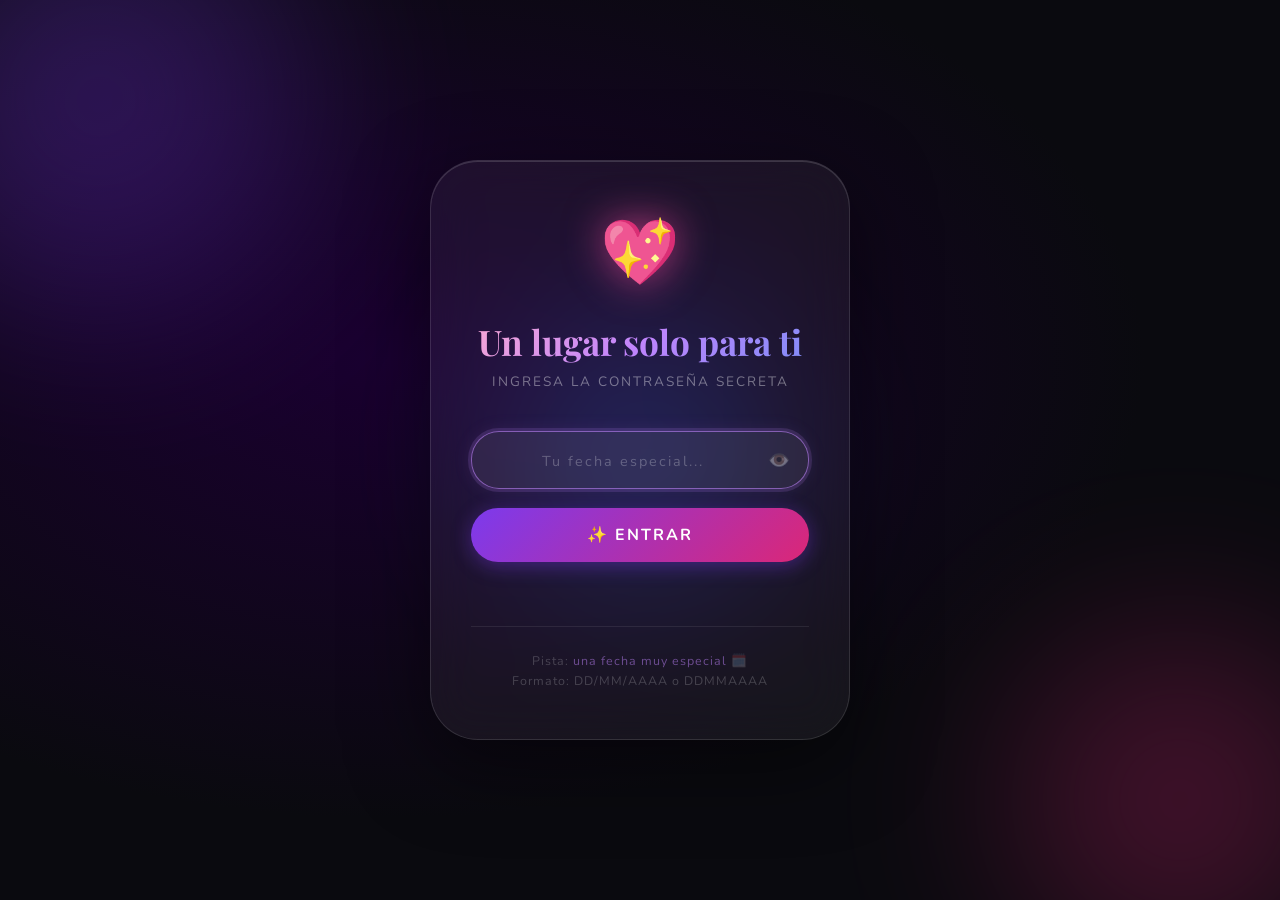
<file: index.html>
<!DOCTYPE html>
<html lang="es">
<head>
  <meta charset="UTF-8">
  <meta name="viewport" content="width=device-width, initial-scale=1.0">
  <title>💖 Para Ti</title>

  <link rel="stylesheet" href="css/variables.css">
  <link rel="stylesheet" href="css/base.css">
  <link rel="stylesheet" href="css/animations.css">
  <link rel="stylesheet" href="css/lock.css">
</head>
<body>

<!-- ══════════════════════════════════════
     PANTALLA DE BLOQUEO
══════════════════════════════════════ -->
<div id="pantalla-bloqueo">

  <!-- Orbes de fondo -->
  <div class="orbe orbe-1"></div>
  <div class="orbe orbe-2"></div>
  <div class="orbe orbe-3"></div>

  <!-- Partículas flotantes -->
  <div id="particulas-bloqueo"></div>

  <!-- Tarjeta central -->
  <div class="tarjeta-bloqueo">

    <span class="icono-corazon">💖</span>

    <h1 class="titulo-bloqueo">Un lugar solo para ti</h1>
    <p class="subtitulo-bloqueo">Ingresa la contraseña secreta</p>

    <!-- Campo de contraseña -->
    <div class="campo-contrasena-wrap">
      <input
        type="password"
        id="campo-contrasena"
        class="campo-contrasena"
        placeholder="Tu fecha especial..."
        maxlength="10"
        autocomplete="off"
        spellcheck="false"
      >
      <button class="btn-ojo" id="btn-ojo" aria-label="Mostrar contraseña">👁️</button>
    </div>

    <!-- Botón -->
    <button class="btn-desbloquear" id="btn-desbloquear">
      ✨ Entrar
    </button>

    <!-- Mensaje de error -->
    <p class="mensaje-error" id="mensaje-error"></p>

    <!-- Pista -->
    <p class="pista-bloqueo">
      Pista: <span>una fecha muy especial</span> 🗓️<br>
      Formato: DD/MM/AAAA o DDMMAAAA
    </p>

  </div>
</div>

<!-- Flash de desbloqueo -->
<div id="flash-desbloqueo"></div>

<!-- Corazones de celebración -->
<div id="corazones-celebracion"></div>

<script src="js/lock.js"></script>
</body>
</html>
</file>
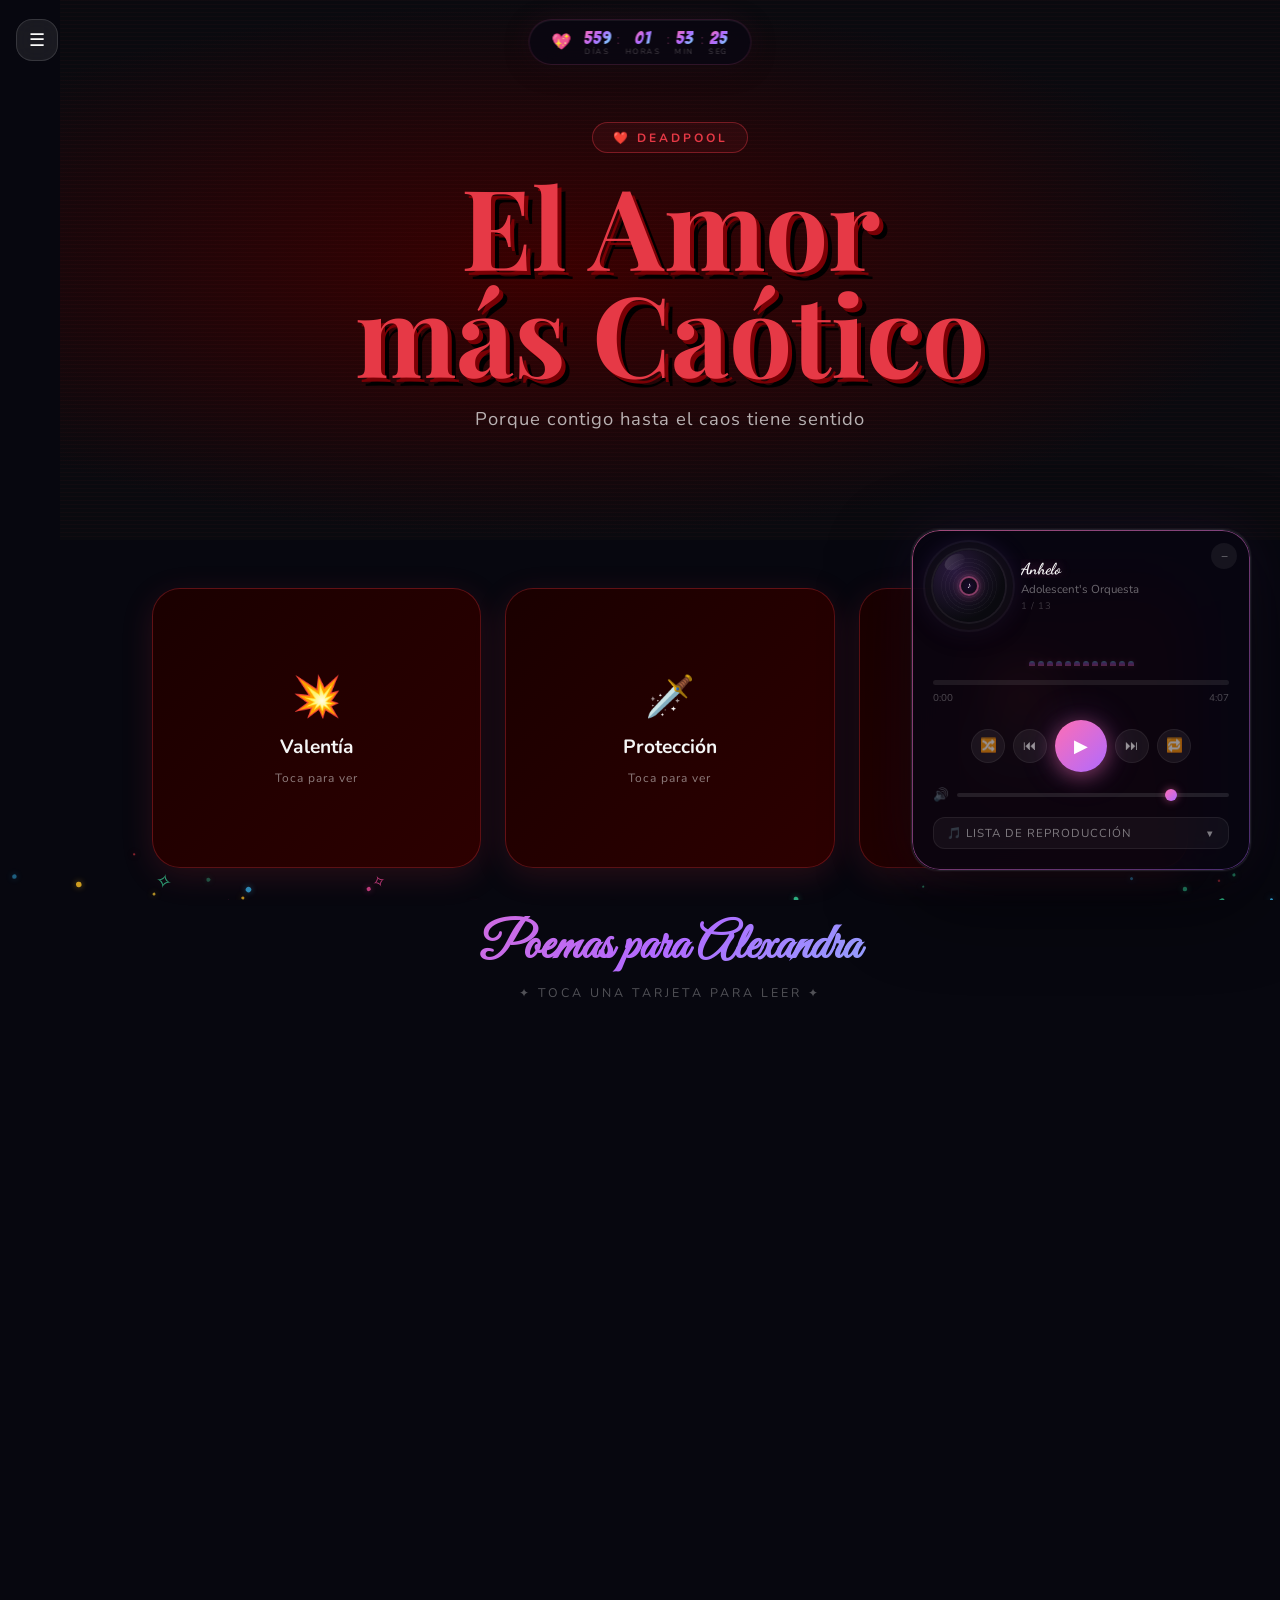
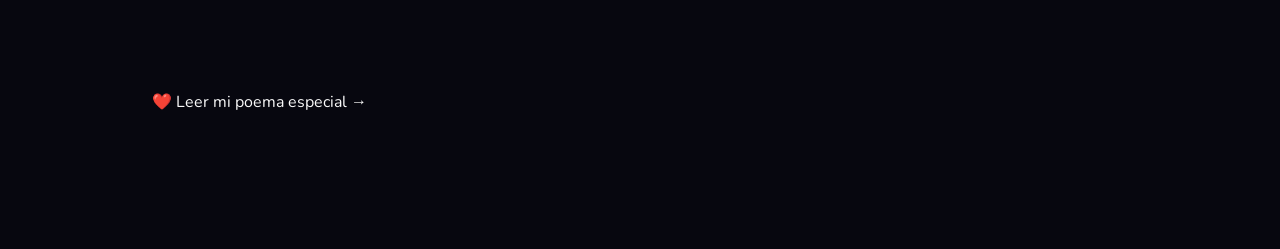
<file: app.html>
<!DOCTYPE html>
<html lang="es">
<head>
  <meta charset="UTF-8">
  <meta name="viewport" content="width=device-width, initial-scale=1.0">
  <title>💖 Para Ti</title>
  <link rel="stylesheet" href="css/variables.css">
  <link rel="stylesheet" href="css/base.css">
  <link rel="stylesheet" href="css/animations.css">
  <link rel="stylesheet" href="css/app.css">
  <link rel="stylesheet" href="css/temas/deadpool.css">
  <link rel="stylesheet" href="css/temas/snoopy.css">
  <link rel="stylesheet" href="css/temas/blessd.css">
  <link rel="stylesheet" href="css/temas/hellokitty.css">
  <link rel="stylesheet" href="css/temas/kuromi.css">
  <link rel="stylesheet" href="css/temas/stitch.css">
  <link rel="stylesheet" href="css/temas/sulley.css">
  <link rel="stylesheet" href="css/temas/lotso.css">
  <link rel="stylesheet" href="css/temas/pinguinos.css">
  <link rel="stylesheet" href="css/reproductor.css">
  <link rel="stylesheet" href="css/cursor.css">
  <link rel="stylesheet" href="css/poemas.css">
</head>
<body class="app-cargando">

<!-- ══ PANTALLA DE CARGA ══ -->
<div id="pantalla-carga">
  <div class="carga-contenido">
    <div class="carga-corazon">💖</div>
    <div class="carga-barra-wrap"><div class="carga-barra" id="carga-barra"></div></div>
    <p class="carga-texto">Cargando tu mundo especial...</p>
  </div>
</div>

<!-- ══ NAVEGACIÓN LATERAL ══ -->
<nav id="nav-lateral" aria-label="Navegación de temas">
  <button class="nav-toggle" id="nav-toggle" aria-label="Abrir menú">☰</button>
  <div class="nav-panel" id="nav-panel">
    <p class="nav-titulo">✨ Temas</p>
    <ul class="nav-lista">
      <li><button class="nav-item activo" data-tema="deadpool"   data-idx="0">❤️ Deadpool</button></li>
      <li><button class="nav-item" data-tema="snoopy"     data-idx="1">🐾 Snoopy</button></li>
      <li><button class="nav-item" data-tema="bless"      data-idx="2">🎤 Blessd</button></li>
      <li><button class="nav-item" data-tema="hellokitty" data-idx="3">🎀 Hello Kitty</button></li>
      <li><button class="nav-item" data-tema="kuromi"     data-idx="4">🖤 Kuromi</button></li>
      <li><button class="nav-item" data-tema="stitch"     data-idx="5">🌊 Stitch</button></li>
      <li><button class="nav-item" data-tema="sulley"     data-idx="6">💙 Sulley</button></li>
      <li><button class="nav-item" data-tema="lotso"      data-idx="7">🍓 Lotso</button></li>
      <li><button class="nav-item" data-tema="pinguinos"  data-idx="8">🐧 Pingüinos</button></li>
    </ul>
  </div>
</nav>

<!-- ══ BARRA INFERIOR MÓVIL ══ -->
<nav id="nav-inferior" aria-label="Navegación móvil">
  <button class="nav-inf-item activo" data-tema="deadpool">❤️</button>
  <button class="nav-inf-item" data-tema="snoopy">🐾</button>
  <button class="nav-inf-item" data-tema="bless">🎤</button>
  <button class="nav-inf-item" data-tema="hellokitty">🎀</button>
  <button class="nav-inf-item" data-tema="kuromi">🖤</button>
  <button class="nav-inf-item" data-tema="stitch">🌊</button>
  <button class="nav-inf-item" data-tema="sulley">💙</button>
  <button class="nav-inf-item" data-tema="lotso">🍓</button>
  <button class="nav-inf-item" data-tema="pinguinos">🐧</button>
</nav>

<!-- ══ CONTENIDO PRINCIPAL ══ -->
<main id="contenido-principal">

  <!-- ── 1. DEADPOOL ── -->
  <section class="tema-seccion activa" id="tema-deadpool" data-tema="deadpool">
    <div class="tema-hero deadpool-hero">
      <div class="dp-particulas" id="dp-particulas"></div>
      <div class="tema-hero-contenido revelar">
        <span class="tema-badge dp-badge">❤️ Deadpool</span>
        <h1 class="tema-titulo dp-titulo">El Amor<br>más Caótico</h1>
        <p class="tema-subtitulo">Porque contigo hasta el caos tiene sentido</p>
      </div>
    </div>
    <div class="tema-cuerpo">
      <div class="flip-grid">
        <div class="flip-card revelar">
          <div class="flip-inner">
            <div class="flip-frente dp-card">
              <span class="flip-icono">💥</span>
              <h3>Valentía</h3>
              <p>Toca para ver</p>
            </div>
            <div class="flip-dorso dp-card-dorso">
              <p>Cuando la vida levanta su espada,<br>tu risa me vuelve invencible;<br>por cuidar a mi cachetona amada,<br>cruzaría cualquier imposible.</p>
            </div>
          </div>
        </div>
        <div class="flip-card revelar">
          <div class="flip-inner">
            <div class="flip-frente dp-card">
              <span class="flip-icono">🗡️</span>
              <h3>Protección</h3>
              <p>Toca para ver</p>
            </div>
            <div class="flip-dorso dp-card-dorso">
              <p>Seré refugio en los días de frío,<br>la calma si ruge el temor;<br>mi cachetona, este pecho es tu abrigo,<br>y mi promesa cuidarte con amor.</p>
            </div>
          </div>
        </div>
        <div class="flip-card revelar">
          <div class="flip-inner">
            <div class="flip-frente dp-card">
              <span class="flip-icono">❤️</span>
              <h3>Amor Loco</h3>
              <p>Toca para ver</p>
            </div>
            <div class="flip-dorso dp-card-dorso">
              <p>Soy un caos con traje y canción,<br>pero contigo encuentro sentido;<br>mi cachetona, te doy el corazón,<br>mi aventura favorita sin fin.</p>
            </div>
          </div>
        </div>
      </div>
      <div class="poemas-seccion">
        <div class="poemas-encabezado">
          <h2 class="poemas-encabezado-titulo">Poemas para Alexandra</h2>
          <p class="poemas-encabezado-sub">✦ Toca una tarjeta para leer ✦</p>
        </div>
        <div class="poemas-grid" data-seccion="deadpool"></div>
      </div>
      <div class="ir-poema-wrap">
        <a href="proyecto/poema-deadpool.html" class="btn-ir-poema dp-btn-poema">
          <span class="btn-ir-poema-icono">❤️</span>
          <span class="btn-ir-poema-texto">Leer mi poema especial</span>
          <span class="btn-ir-poema-flecha">→</span>
        </a>
      </div>
    </div>
  </section>

  <!-- ── 2. SNOOPY ── -->
  <section class="tema-seccion" id="tema-snoopy" data-tema="snoopy">
    <div class="tema-hero snoopy-hero">
      <div class="tema-hero-contenido revelar">
        <span class="tema-badge snoopy-badge">🐾 Snoopy</span>
        <h1 class="tema-titulo snoopy-titulo">Amor Fiel<br>y Eterno</h1>
        <p class="tema-subtitulo">Como Snoopy, siempre a tu lado sin importar nada</p>
      </div>
    </div>
    <div class="tema-cuerpo">
      <div class="flip-grid">
        <div class="flip-card revelar">
          <div class="flip-inner">
            <div class="flip-frente snoopy-card">
              <span class="flip-icono">🌼</span>
              <h3>Lealtad</h3><p>Toca para ver</p>
            </div>
            <div class="flip-dorso snoopy-card-dorso">
              <p>Sobre el techo, bajo estrellas de abril,<br>guardo tu nombre junto al mío;<br>mi cachetona, contigo soy feliz,<br>y hasta el invierno se vuelve tibio.</p>
            </div>
          </div>
        </div>
        <div class="flip-card revelar">
          <div class="flip-inner">
            <div class="flip-frente snoopy-card">
              <span class="flip-icono">☁️</span>
              <h3>Sueños</h3><p>Toca para ver</p>
            </div>
            <div class="flip-dorso snoopy-card-dorso">
              <p>En mis sueños te vuelvo a encontrar,<br>con tu risa pintando el camino;<br>mi cachetona, contigo aprendí a volar,<br>y a llamar hogar a tu cariño.</p>
            </div>
          </div>
        </div>
        <div class="flip-card revelar">
          <div class="flip-inner">
            <div class="flip-frente snoopy-card">
              <span class="flip-icono">🎵</span>
              <h3>Alegría</h3><p>Toca para ver</p>
            </div>
            <div class="flip-dorso snoopy-card-dorso">
              <p>Tu risa despierta la mañana,<br>como una canción junto al jardín;<br>mi cachetona, mi alegría más amada,<br>haces bonito todo mi vivir.</p>
            </div>
          </div>
        </div>
      </div>
      <div class="poemas-seccion">
        <div class="poemas-encabezado">
          <h2 class="poemas-encabezado-titulo">Poemas para Alexandra</h2>
          <p class="poemas-encabezado-sub">✦ Toca una tarjeta para leer ✦</p>
        </div>
        <div class="poemas-grid" data-seccion="snoopy"></div>
      </div>
      <div class="ir-poema-wrap">
        <a href="proyecto/poema-snoopy.html" class="btn-ir-poema snoopy-btn-poema">
          <span class="btn-ir-poema-icono">🐾</span>
          <span class="btn-ir-poema-texto">Leer mi poema especial</span>
          <span class="btn-ir-poema-flecha">→</span>
        </a>
      </div>
    </div>
  </section>

  <!-- ── 3. BLESSD ── -->
  <section class="tema-seccion" id="tema-bless" data-tema="bless">
    <div class="tema-hero blessd-hero">
      <div class="blessd-stage-bg"></div>
      <div class="tema-hero-contenido revelar">
        <span class="tema-badge blessd-badge">🎤 Blessd</span>
        <h1 class="tema-titulo blessd-titulo">Ritmo<br>y Corazón</h1>
        <p class="tema-subtitulo">Reggaetón, noches de ciudad y todo el amor para mi cachetona</p>
      </div>
    </div>
    <div class="tema-cuerpo">
      <div class="flip-grid">
        <div class="flip-card revelar">
          <div class="flip-inner">
            <div class="flip-frente blessd-card">
              <span class="flip-icono">🎙️</span>
              <h3>Su música</h3><p>Toca para ver</p>
            </div>
            <div class="flip-dorso blessd-card-dorso">
              <p>Cuando suena la voz de Blessd,<br>tu sonrisa marca el compás;<br>mi cachetona, bailando contigo<br>no necesito nada más.</p>
            </div>
          </div>
        </div>
        <div class="flip-card revelar">
          <div class="flip-inner">
            <div class="flip-frente blessd-card">
              <span class="flip-icono">🎧</span>
              <h3>Nuestro ritmo</h3><p>Toca para ver</p>
            </div>
            <div class="flip-dorso blessd-card-dorso">
              <p>Que suene el bajo en la noche,<br>que la ciudad empiece a vibrar;<br>mi cachetona, si bailo contigo,<br>no hay otro sitio al que iría a parar.</p>
            </div>
          </div>
        </div>
        <div class="flip-card revelar">
          <div class="flip-inner">
            <div class="flip-frente blessd-card">
              <span class="flip-icono">🌃</span>
              <h3>Noche de concierto</h3><p>Toca para ver</p>
            </div>
            <div class="flip-dorso blessd-card-dorso">
              <p>Se encienden las luces del show,<br>y comienza la gente a cantar;<br>mi cachetona, entre todas las voces,<br>solo a ti te quisiera mirar.</p>
            </div>
          </div>
        </div>
      </div>
      <div class="poemas-seccion">
        <div class="poemas-encabezado">
          <h2 class="poemas-encabezado-titulo">Poemas para Alexandra</h2>
          <p class="poemas-encabezado-sub">✦ Toca una tarjeta para leer ✦</p>
        </div>
        <div class="poemas-grid" data-seccion="bless"></div>
      </div>
      <div class="ir-poema-wrap">
        <a href="proyecto/poema-bless.html" class="btn-ir-poema bless-btn-poema">
          <span class="btn-ir-poema-icono">🎤</span>
          <span class="btn-ir-poema-texto">Leer mi poema especial</span>
          <span class="btn-ir-poema-flecha">→</span>
        </a>
      </div>
    </div>
  </section>

  <!-- ── 4. HELLO KITTY ── -->
  <section class="tema-seccion" id="tema-hellokitty" data-tema="hellokitty">
    <div class="tema-hero hk-hero">
      <div class="tema-hero-contenido revelar">
        <span class="tema-badge hk-badge">🎀 Hello Kitty</span>
        <h1 class="tema-titulo hk-titulo">Dulce<br>y Especial</h1>
        <p class="tema-subtitulo">Tan adorable como tú, tan perfecta como este momento</p>
      </div>
    </div>
    <div class="tema-cuerpo">
      <div class="flip-grid">
        <div class="flip-card revelar">
          <div class="flip-inner">
            <div class="flip-frente hk-card">
              <span class="flip-icono">🎀</span>
              <h3>Ternura</h3><p>Toca para ver</p>
            </div>
            <div class="flip-dorso hk-card-dorso">
              <p>Un lazo rosado adorna el día,<br>pero tu sonrisa lo hace especial;<br>mi cachetona, dulce alegría,<br>eres mi regalo más ideal.</p>
            </div>
          </div>
        </div>
        <div class="flip-card revelar">
          <div class="flip-inner">
            <div class="flip-frente hk-card">
              <span class="flip-icono">🌸</span>
              <h3>Delicadeza</h3><p>Toca para ver</p>
            </div>
            <div class="flip-dorso hk-card-dorso">
              <p>Cuido tus detalles como una flor,<br>con paciencia, ternura y calor;<br>mi cachetona, en cada pétalo<br>guardo un pedacito de mi amor.</p>
            </div>
          </div>
        </div>
        <div class="flip-card revelar">
          <div class="flip-inner">
            <div class="flip-frente hk-card">
              <span class="flip-icono">💝</span>
              <h3>Cariño</h3><p>Toca para ver</p>
            </div>
            <div class="flip-dorso hk-card-dorso">
              <p>Tu nombre ilumina mi corazón,<br>como purpurina bajo el sol;<br>mi cachetona, eres mi canción,<br>mi dulce mundo de color.</p>
            </div>
          </div>
        </div>
      </div>
      <div class="poemas-seccion">
        <div class="poemas-encabezado">
          <h2 class="poemas-encabezado-titulo">Poemas para Alexandra</h2>
          <p class="poemas-encabezado-sub">✦ Toca una tarjeta para leer ✦</p>
        </div>
        <div class="poemas-grid" data-seccion="hellokitty"></div>
      </div>
      <div class="ir-poema-wrap">
        <a href="proyecto/poema-hellokitty.html" class="btn-ir-poema hk-btn-poema">
          <span class="btn-ir-poema-icono">🎠</span>
          <span class="btn-ir-poema-texto">Leer mi poema especial</span>
          <span class="btn-ir-poema-flecha">→</span>
        </a>
      </div>
    </div>
  </section>

  <!-- ── 5. KUROMI ── -->
  <section class="tema-seccion" id="tema-kuromi" data-tema="kuromi">
    <div class="tema-hero kuromi-hero">
      <div class="tema-hero-contenido revelar">
        <span class="tema-badge kuromi-badge">🖤 Kuromi</span>
        <h1 class="tema-titulo kuromi-titulo">Oscura<br>y Hermosa</h1>
        <p class="tema-subtitulo">Rebelde por fuera, puro amor por dentro</p>
      </div>
    </div>
    <div class="tema-cuerpo">
      <div class="flip-grid">
        <div class="flip-card revelar">
          <div class="flip-inner">
            <div class="flip-frente kuromi-card">
              <span class="flip-icono">🖤</span>
              <h3>Misterio</h3><p>Toca para ver</p>
            </div>
            <div class="flip-dorso kuromi-card-dorso">
              <p>Tras tu mirada vive un misterio,<br>que siempre quiero descubrir;<br>mi cachetona, mi encanto sincero,<br>contigo me gusta existir.</p>
            </div>
          </div>
        </div>
        <div class="flip-card revelar">
          <div class="flip-inner">
            <div class="flip-frente kuromi-card">
              <span class="flip-icono">💀</span>
              <h3>Rebeldía</h3><p>Toca para ver</p>
            </div>
            <div class="flip-dorso kuromi-card-dorso">
              <p>Rebelde, brillante y tan especial,<br>no hay regla que apague tu luz;<br>mi cachetona, te quiero tal cual,<br>con toda tu fuerza y virtud.</p>
            </div>
          </div>
        </div>
        <div class="flip-card revelar">
          <div class="flip-inner">
            <div class="flip-frente kuromi-card">
              <span class="flip-icono">🌙</span>
              <h3>Noche</h3><p>Toca para ver</p>
            </div>
            <div class="flip-dorso kuromi-card-dorso">
              <p>Cuando la noche se viste de azul,<br>tu voz me acompaña y me guía;<br>mi cachetona, mi luna y mi luz,<br>mi sueño al final del día.</p>
            </div>
          </div>
        </div>
      </div>
      <div class="poemas-seccion">
        <div class="poemas-encabezado">
          <h2 class="poemas-encabezado-titulo">Poemas para Alexandra</h2>
          <p class="poemas-encabezado-sub">✦ Toca una tarjeta para leer ✦</p>
        </div>
        <div class="poemas-grid" data-seccion="kuromi"></div>
      </div>
      <div class="ir-poema-wrap">
        <a href="proyecto/poema-kuromi.html" class="btn-ir-poema kuromi-btn-poema">
          <span class="btn-ir-poema-icono">🖤</span>
          <span class="btn-ir-poema-texto">Leer mi poema especial</span>
          <span class="btn-ir-poema-flecha">→</span>
        </a>
      </div>
    </div>
  </section>

  <!-- ── 6. STITCH ── -->
  <section class="tema-seccion" id="tema-stitch" data-tema="stitch">
    <div class="tema-hero stitch-hero">
      <div class="stitch-burbujas" id="stitch-burbujas"></div>
      <div class="tema-hero-contenido revelar">
        <span class="tema-badge stitch-badge">🌊 Stitch</span>
        <h1 class="tema-titulo stitch-titulo">Ohana<br>Para Siempre</h1>
        <p class="tema-subtitulo">Ohana significa familia. Y tú eres mi familia</p>
      </div>
    </div>
    <div class="tema-cuerpo">
      <div class="flip-grid">
        <div class="flip-card revelar">
          <div class="flip-inner">
            <div class="flip-frente stitch-card">
              <span class="flip-icono">🌊</span>
              <h3>Ohana</h3><p>Toca para ver</p>
            </div>
            <div class="flip-dorso stitch-card-dorso">
              <p>Ohana es quedarse y cuidar,<br>es caminar siempre unidos;<br>mi cachetona, te voy a acompañar,<br>en todos nuestros caminos.</p>
            </div>
          </div>
        </div>
        <div class="flip-card revelar">
          <div class="flip-inner">
            <div class="flip-frente stitch-card">
              <span class="flip-icono">🏝️</span>
              <h3>Aventura</h3><p>Toca para ver</p>
            </div>
            <div class="flip-dorso stitch-card-dorso">
              <p>Contigo navego el ancho mar,<br>cada día es nueva aventura;<br>mi cachetona, contigo explorar<br>hace más bella la vida y más pura.</p>
            </div>
          </div>
        </div>
        <div class="flip-card revelar">
          <div class="flip-inner">
            <div class="flip-frente stitch-card">
              <span class="flip-icono">💙</span>
              <h3>Hogar</h3><p>Toca para ver</p>
            </div>
            <div class="flip-dorso stitch-card-dorso">
              <p>No importa la isla ni el lugar,<br>si tu mano acompaña la mía;<br>mi cachetona, mi hogar es tu mirar,<br>mi paz, mi refugio y alegría.</p>
            </div>
          </div>
        </div>
      </div>
      <div class="poemas-seccion">
        <div class="poemas-encabezado">
          <h2 class="poemas-encabezado-titulo">Poemas para Alexandra</h2>
          <p class="poemas-encabezado-sub">✦ Toca una tarjeta para leer ✦</p>
        </div>
        <div class="poemas-grid" data-seccion="stitch"></div>
      </div>
      <div class="ir-poema-wrap">
        <a href="proyecto/poema-stitch.html" class="btn-ir-poema stitch-btn-poema">
          <span class="btn-ir-poema-icono">🌊</span>
          <span class="btn-ir-poema-texto">Leer mi poema especial</span>
          <span class="btn-ir-poema-flecha">→</span>
        </a>
      </div>
    </div>
  </section>

  <!-- ── 7. SULLEY ── -->
  <section class="tema-seccion" id="tema-sulley" data-tema="sulley">
    <div class="tema-hero sulley-hero">
      <div class="tema-hero-contenido revelar">
        <span class="tema-badge sulley-badge">💙 Sulley</span>
        <h1 class="tema-titulo sulley-titulo">Grande<br>y Tierno</h1>
        <p class="tema-subtitulo">Por fuera imponente, por dentro todo tuyo</p>
      </div>
    </div>
    <div class="tema-cuerpo">
      <div class="flip-grid">
        <div class="flip-card revelar">
          <div class="flip-inner">
            <div class="flip-frente sulley-card">
              <span class="flip-icono">💙</span>
              <h3>Fuerza</h3><p>Toca para ver</p>
            </div>
            <div class="flip-dorso sulley-card-dorso">
              <p>Mi fuerza se vuelve ternura,<br>si se trata de verte feliz;<br>mi cachetona, seré tu armadura,<br>y el abrazo que elijas sentir.</p>
            </div>
          </div>
        </div>
        <div class="flip-card revelar">
          <div class="flip-inner">
            <div class="flip-frente sulley-card">
              <span class="flip-icono">🚪</span>
              <h3>Puertas</h3><p>Toca para ver</p>
            </div>
            <div class="flip-dorso sulley-card-dorso">
              <p>Abriría mil puertas del cielo,<br>cruzaría la noche y el mar;<br>mi cachetona, mi dulce consuelo,<br>siempre te vuelvo a encontrar.</p>
            </div>
          </div>
        </div>
        <div class="flip-card revelar">
          <div class="flip-inner">
            <div class="flip-frente sulley-card">
              <span class="flip-icono">😄</span>
              <h3>Risa</h3><p>Toca para ver</p>
            </div>
            <div class="flip-dorso sulley-card-dorso">
              <p>Tu risa despierta colores,<br>y aleja la sombra y el frío;<br>mi cachetona, entre mil amores,<br>el más grande es el mío contigo.</p>
            </div>
          </div>
        </div>
      </div>
      <div class="poemas-seccion">
        <div class="poemas-encabezado">
          <h2 class="poemas-encabezado-titulo">Poemas para Alexandra</h2>
          <p class="poemas-encabezado-sub">✦ Toca una tarjeta para leer ✦</p>
        </div>
        <div class="poemas-grid" data-seccion="sulley"></div>
      </div>
      <div class="ir-poema-wrap">
        <a href="proyecto/poema-sulley.html" class="btn-ir-poema sulley-btn-poema">
          <span class="btn-ir-poema-icono">💫</span>
          <span class="btn-ir-poema-texto">Leer mi poema especial</span>
          <span class="btn-ir-poema-flecha">→</span>
        </a>
      </div>
    </div>
  </section>

  <!-- ── 8. LOTSO ── -->
  <section class="tema-seccion" id="tema-lotso" data-tema="lotso">
    <div class="tema-hero lotso-hero">
      <div class="tema-hero-contenido revelar">
        <span class="tema-badge lotso-badge">🍓 Lotso</span>
        <h1 class="tema-titulo lotso-titulo">Dulce<br>como Fresa</h1>
        <p class="tema-subtitulo">Cálido, suave y completamente tuyo</p>
      </div>
    </div>
    <div class="tema-cuerpo">
      <div class="flip-grid">
        <div class="flip-card revelar">
          <div class="flip-inner">
            <div class="flip-frente lotso-card">
              <span class="flip-icono">🍓</span>
              <h3>Dulzura</h3><p>Toca para ver</p>
            </div>
            <div class="flip-dorso lotso-card-dorso">
              <p>Tu dulzura perfuma el jardín,<br>como fresas al sol de verano;<br>mi cachetona, mi amor sin fin,<br>qué bonito es tenerte en mi mano.</p>
            </div>
          </div>
        </div>
        <div class="flip-card revelar">
          <div class="flip-inner">
            <div class="flip-frente lotso-card">
              <span class="flip-icono">🌸</span>
              <h3>Calidez</h3><p>Toca para ver</p>
            </div>
            <div class="flip-dorso lotso-card-dorso">
              <p>En tus brazos descansa mi prisa,<br>y se calma cualquier preocupación;<br>mi cachetona, tu abrazo y tu risa<br>son abrigo para el corazón.</p>
            </div>
          </div>
        </div>
        <div class="flip-card revelar">
          <div class="flip-inner">
            <div class="flip-frente lotso-card">
              <span class="flip-icono">💗</span>
              <h3>Abrazo</h3><p>Toca para ver</p>
            </div>
            <div class="flip-dorso lotso-card-dorso">
              <p>Que no termine nunca el abrazo,<br>que se quede cerquita de mí;<br>mi cachetona, en tu regazo<br>está todo lo que elegí.</p>
            </div>
          </div>
        </div>
      </div>
      <div class="poemas-seccion">
        <div class="poemas-encabezado">
          <h2 class="poemas-encabezado-titulo">Poemas para Alexandra</h2>
          <p class="poemas-encabezado-sub">✦ Toca una tarjeta para leer ✦</p>
        </div>
        <div class="poemas-grid" data-seccion="lotso"></div>
      </div>
      <div class="ir-poema-wrap">
        <a href="proyecto/poema-lotso.html" class="btn-ir-poema lotso-btn-poema">
          <span class="btn-ir-poema-icono">🍓</span>
          <span class="btn-ir-poema-texto">Leer mi poema especial</span>
          <span class="btn-ir-poema-flecha">→</span>
        </a>
      </div>
    </div>
  </section>

  <!-- ── 9. PINGÜINOS ── -->
  <section class="tema-seccion" id="tema-pinguinos" data-tema="pinguinos">
    <div class="tema-hero ping-hero">
      <div class="ping-hielo" id="ping-hielo"></div>
      <div class="tema-hero-contenido revelar">
        <span class="tema-badge ping-badge">🐧 Pingüinos</span>
        <h1 class="tema-titulo ping-titulo">Amor<br>Polar</h1>
        <p class="tema-subtitulo">Fiel como un pingüino, para toda la vida</p>
      </div>
    </div>
    <div class="tema-cuerpo">
      <div class="flip-grid">
        <div class="flip-card revelar">
          <div class="flip-inner">
            <div class="flip-frente ping-card">
              <span class="flip-icono">🐧</span>
              <h3>Fidelidad</h3><p>Toca para ver</p>
            </div>
            <div class="flip-dorso ping-card-dorso">
              <p>Como pingüinos sobre el hielo,<br>yo te elijo una y otra vez;<br>mi cachetona, mi amor más sincero,<br>contigo la vida se siente al revés.</p>
            </div>
          </div>
        </div>
        <div class="flip-card revelar">
          <div class="flip-inner">
            <div class="flip-frente ping-card">
              <span class="flip-icono">❄️</span>
              <h3>Pureza</h3><p>Toca para ver</p>
            </div>
            <div class="flip-dorso ping-card-dorso">
              <p>La nieve conserva su blancura,<br>mi promesa conserva su voz;<br>mi cachetona, mi amor y ternura,<br>voy contigo, siempre los dos.</p>
            </div>
          </div>
        </div>
        <div class="flip-card revelar">
          <div class="flip-inner">
            <div class="flip-frente ping-card">
              <span class="flip-icono">🌊</span>
              <h3>Juntos</h3><p>Toca para ver</p>
            </div>
            <div class="flip-dorso ping-card-dorso">
              <p>Si la corriente nos quiere llevar,<br>juntos podremos seguir;<br>mi cachetona, contigo hasta el mar,<br>y a tu lado quiero vivir.</p>
            </div>
          </div>
        </div>
      </div>
      <div class="poemas-seccion">
        <div class="poemas-encabezado">
          <h2 class="poemas-encabezado-titulo">Poemas para Alexandra</h2>
          <p class="poemas-encabezado-sub">✦ Toca una tarjeta para leer ✦</p>
        </div>
        <div class="poemas-grid" data-seccion="pinguinos"></div>
      </div>
      <div class="ir-poema-wrap">
        <a href="proyecto/poema-pinguinos.html" class="btn-ir-poema ping-btn-poema">
          <span class="btn-ir-poema-icono">🐧</span>
          <span class="btn-ir-poema-texto">Leer mi poema especial</span>
          <span class="btn-ir-poema-flecha">→</span>
        </a>
      </div>
    </div>
  </section>

</main>

<!-- ══ CANVAS PARTÍCULAS ══ -->
<canvas id="canvas-particulas"></canvas>

<!-- ══ CONTADOR DE AMOR ══ -->
<div id="contador-amor">
  <span class="contador-icono">💖</span>
  <div class="contador-unidades">
    <div class="contador-bloque">
      <span class="contador-numero" id="cnt-dias">00</span>
      <span class="contador-label">días</span>
    </div>
    <span class="contador-sep">:</span>
    <div class="contador-bloque">
      <span class="contador-numero" id="cnt-horas">00</span>
      <span class="contador-label">horas</span>
    </div>
    <span class="contador-sep">:</span>
    <div class="contador-bloque">
      <span class="contador-numero" id="cnt-minutos">00</span>
      <span class="contador-label">min</span>
    </div>
    <span class="contador-sep">:</span>
    <div class="contador-bloque">
      <span class="contador-numero" id="cnt-segundos">00</span>
      <span class="contador-label">seg</span>
    </div>
  </div>
</div>

<!-- ══ REPRODUCTOR FLOTANTE ══ -->
<div id="reproductor">
  <div class="reproductor-cuerpo">
    <button class="btn-minimizar" id="btn-minimizar" aria-label="Minimizar">−</button>

    <!-- Vinilo + Info -->
    <div class="reproductor-vinilo-wrap">
      <div class="vinilo">
        <div class="vinilo-disco">
          <div class="vinilo-centro">♪</div>
        </div>
      </div>
      <div class="reproductor-info">
        <div class="reproductor-cancion">Cargando...</div>
        <div class="reproductor-artista">♪ Música romántica</div>
        <div class="reproductor-num-cancion">1 / 13</div>
      </div>
    </div>

    <!-- Ecualizador 12 barras -->
    <div class="ecualizador pausado">
      <div class="eq-barra"></div><div class="eq-barra"></div>
      <div class="eq-barra"></div><div class="eq-barra"></div>
      <div class="eq-barra"></div><div class="eq-barra"></div>
      <div class="eq-barra"></div><div class="eq-barra"></div>
      <div class="eq-barra"></div><div class="eq-barra"></div>
      <div class="eq-barra"></div><div class="eq-barra"></div>
    </div>

    <!-- Progreso -->
    <div class="progreso-wrap" role="slider" tabindex="0" aria-label="Progreso de reproducción" aria-valuemin="0" aria-valuemax="100" aria-valuenow="0">
      <div class="progreso-fill"></div>
    </div>
    <div class="progreso-tiempos">
      <span class="tiempo-actual">0:00</span>
      <span class="tiempo-total">0:00</span>
    </div>

    <!-- Controles -->
    <div class="reproductor-controles">
      <button class="btn-control" id="btn-shuffle"  title="Aleatorio">🔀</button>
      <button class="btn-control" id="btn-anterior" aria-label="Anterior">⏮</button>
      <button class="btn-control btn-play-pausa" id="btn-play-pausa" aria-label="Play">▶</button>
      <button class="btn-control" id="btn-siguiente" aria-label="Siguiente">⏭</button>
      <button class="btn-control" id="btn-repeat"   title="Repetir">🔁</button>
    </div>

    <!-- Volumen -->
    <div class="volumen-wrap">
      <span class="volumen-icono" title="Silenciar">🔊</span>
      <input type="range" class="volumen-slider" min="0" max="1" step="0.02" value="0.8">
    </div>

    <!-- Playlist toggle -->
    <button class="btn-playlist-toggle" id="btn-playlist-toggle">
      <span>🎵 Lista de reproducción</span>
      <span class="flecha">▼</span>
    </button>
  </div>

  <!-- Panel playlist -->
  <div class="playlist-panel">
    <div class="playlist-lista"></div>
  </div>

  <!-- Botón flotante minimizado -->
  <button class="btn-flotante-musica" aria-label="Abrir reproductor">🎵</button>
</div>

<script src="js/particulas.js"></script>
<script src="js/contador.js"></script>
<script src="js/reproductor.js"></script>
<script src="js/navegacion.js"></script>
<script src="js/cursor.js"></script>
<script src="js/poemas.js"></script>
</body>
</html>
</file>
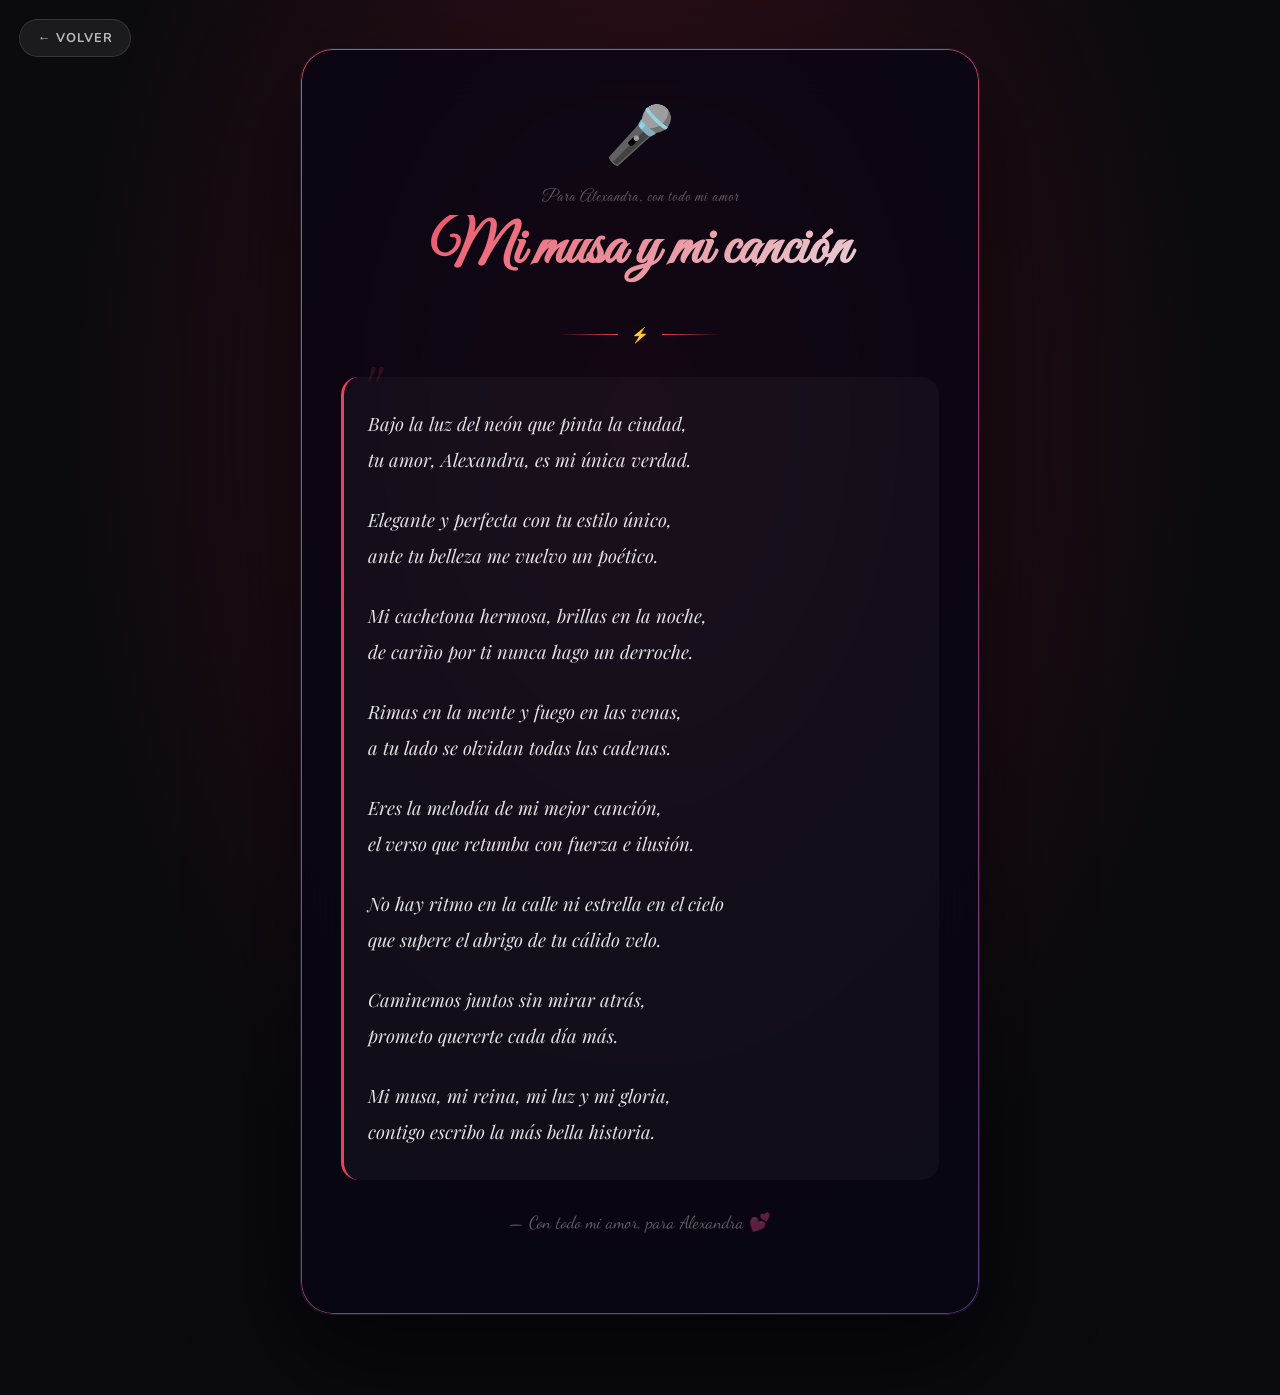
<file: proyecto/poema-bless.html>
<!DOCTYPE html>
<html lang="es">
<head>
  <meta charset="UTF-8">
  <meta name="viewport" content="width=device-width, initial-scale=1.0">
  <title>💖 Poema Especial — Blessd</title>
  <link rel="stylesheet" href="../css/variables.css">
  <link rel="stylesheet" href="../css/base.css">
  <link rel="stylesheet" href="../css/animations.css">
  <link rel="stylesheet" href="../css/poema-especial.css">
  <style>
    :root { --color-tema: #ef4058; }
    body {
      background: radial-gradient(ellipse at 50% 30%, #3b101b 0%, #0a0a0f 65%),
                  radial-gradient(ellipse at 80% 70%, #142332 0%, transparent 55%);
      background-color: #07070f;
    }
  </style>
</head>
<body>

  <a href="../app.html" class="poema-volver">← Volver</a>
  <div class="poema-pagina-fondo"></div>

  <div class="poema-pagina">
    <div class="poema-especial-card">

      <div class="poema-especial-header">
        <span class="poema-especial-icono">🎤</span>
        <p class="poema-especial-para">Para Alexandra, con todo mi amor</p>
        <h1 class="poema-especial-titulo">Mi musa y mi canción</h1>
      </div>

      <div class="poema-especial-sep">
        <span class="poema-especial-sep-icono">⚡</span>
      </div>

      <div class="poema-especial-cuerpo">
        <div class="poema-especial-estrofa">
          <span class="poema-especial-verso">Bajo la luz del neón que pinta la ciudad,</span>
          <span class="poema-especial-verso">tu amor, Alexandra, es mi única verdad.</span>
        </div>
        <div class="poema-especial-estrofa">
          <span class="poema-especial-verso">Elegante y perfecta con tu estilo único,</span>
          <span class="poema-especial-verso">ante tu belleza me vuelvo un poético.</span>
        </div>
        <div class="poema-especial-estrofa">
          <span class="poema-especial-verso">Mi cachetona hermosa, brillas en la noche,</span>
          <span class="poema-especial-verso">de cariño por ti nunca hago un derroche.</span>
        </div>
        <div class="poema-especial-estrofa">
          <span class="poema-especial-verso">Rimas en la mente y fuego en las venas,</span>
          <span class="poema-especial-verso">a tu lado se olvidan todas las cadenas.</span>
        </div>
        <div class="poema-especial-estrofa">
          <span class="poema-especial-verso">Eres la melodía de mi mejor canción,</span>
          <span class="poema-especial-verso">el verso que retumba con fuerza e ilusión.</span>
        </div>
        <div class="poema-especial-estrofa">
          <span class="poema-especial-verso">No hay ritmo en la calle ni estrella en el cielo</span>
          <span class="poema-especial-verso">que supere el abrigo de tu cálido velo.</span>
        </div>
        <div class="poema-especial-estrofa">
          <span class="poema-especial-verso">Caminemos juntos sin mirar atrás,</span>
          <span class="poema-especial-verso">prometo quererte cada día más.</span>
        </div>
        <div class="poema-especial-estrofa">
          <span class="poema-especial-verso">Mi musa, mi reina, mi luz y mi gloria,</span>
          <span class="poema-especial-verso">contigo escribo la más bella historia.</span>
        </div>
      </div>

      <div class="poema-especial-firma">
        <span class="poema-especial-firma-texto">— Con todo mi amor, para Alexandra 💕</span>
      </div>


    </div>
  </div>

  <script>window.POEMA_CONFIG = { simbolos: ['🎤', '🎧', '🎵', '🌟'] };</script>
  <script src="../js/poema-especial.js"></script>
</body>
</html>
</file>
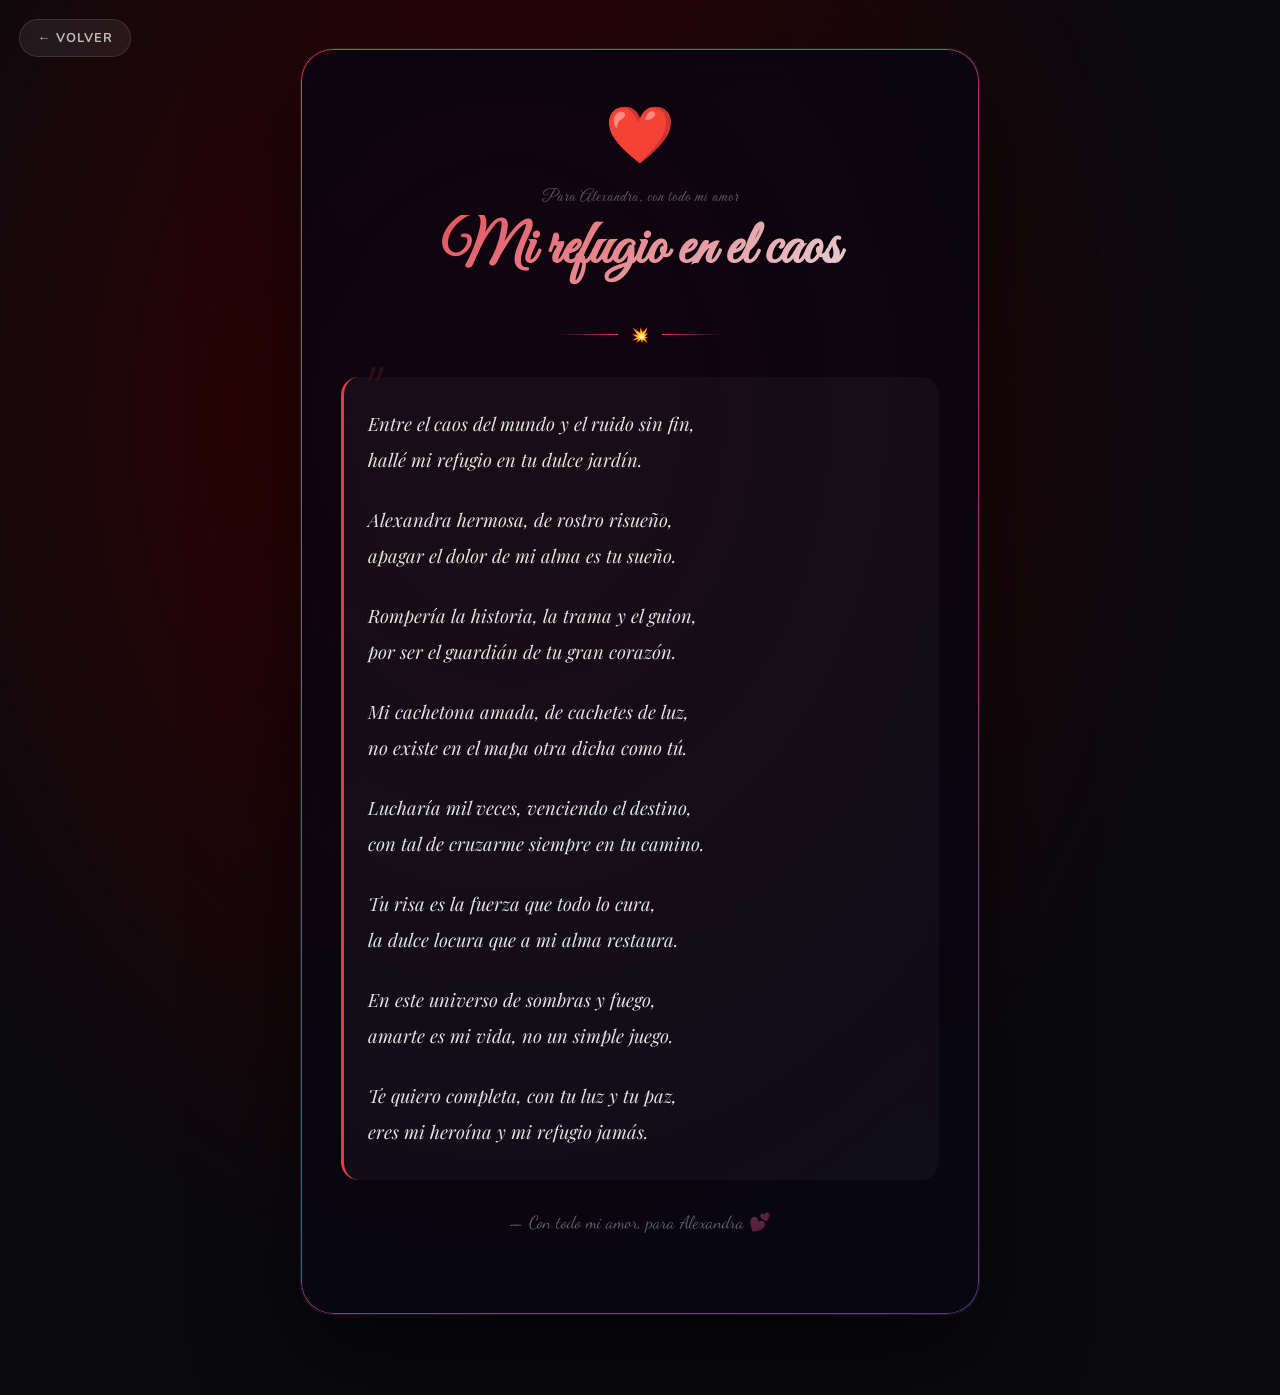
<file: proyecto/poema-deadpool.html>
<!DOCTYPE html>
<html lang="es">
<head>
  <meta charset="UTF-8">
  <meta name="viewport" content="width=device-width, initial-scale=1.0">
  <title>💖 Poema Especial — Deadpool</title>
  <link rel="stylesheet" href="../css/variables.css">
  <link rel="stylesheet" href="../css/base.css">
  <link rel="stylesheet" href="../css/animations.css">
  <link rel="stylesheet" href="../css/poema-especial.css">
  <style>
    :root { --color-tema: #e63946; }
    body {
      background: radial-gradient(ellipse at 40% 30%, #3a0000 0%, #0a0a0f 65%),
                  radial-gradient(ellipse at 80% 80%, #1a0000 0%, transparent 60%);
      background-color: #07070f;
    }
  </style>
</head>
<body>

  <a href="../app.html" class="poema-volver">← Volver</a>

  <div class="poema-pagina-fondo"></div>

  <div class="poema-pagina">
    <div class="poema-especial-card">

      <div class="poema-especial-header">
        <span class="poema-especial-icono">❤️</span>
        <p class="poema-especial-para">Para Alexandra, con todo mi amor</p>
        <h1 class="poema-especial-titulo">Mi refugio en el caos</h1>
      </div>

      <div class="poema-especial-sep">
        <span class="poema-especial-sep-icono">💥</span>
      </div>

      <div class="poema-especial-cuerpo">

        <div class="poema-especial-estrofa">
          <span class="poema-especial-verso">Entre el caos del mundo y el ruido sin fin,</span>
          <span class="poema-especial-verso">hallé mi refugio en tu dulce jardín.</span>
        </div>
        <div class="poema-especial-estrofa">
          <span class="poema-especial-verso">Alexandra hermosa, de rostro risueño,</span>
          <span class="poema-especial-verso">apagar el dolor de mi alma es tu sueño.</span>
        </div>
        <div class="poema-especial-estrofa">
          <span class="poema-especial-verso">Rompería la historia, la trama y el guion,</span>
          <span class="poema-especial-verso">por ser el guardián de tu gran corazón.</span>
        </div>
        <div class="poema-especial-estrofa">
          <span class="poema-especial-verso">Mi cachetona amada, de cachetes de luz,</span>
          <span class="poema-especial-verso">no existe en el mapa otra dicha como tú.</span>
        </div>
        <div class="poema-especial-estrofa">
          <span class="poema-especial-verso">Lucharía mil veces, venciendo el destino,</span>
          <span class="poema-especial-verso">con tal de cruzarme siempre en tu camino.</span>
        </div>
        <div class="poema-especial-estrofa">
          <span class="poema-especial-verso">Tu risa es la fuerza que todo lo cura,</span>
          <span class="poema-especial-verso">la dulce locura que a mi alma restaura.</span>
        </div>
        <div class="poema-especial-estrofa">
          <span class="poema-especial-verso">En este universo de sombras y fuego,</span>
          <span class="poema-especial-verso">amarte es mi vida, no un simple juego.</span>
        </div>
        <div class="poema-especial-estrofa">
          <span class="poema-especial-verso">Te quiero completa, con tu luz y tu paz,</span>
          <span class="poema-especial-verso">eres mi heroína y mi refugio jamás.</span>
        </div>

      </div>

      <div class="poema-especial-firma">
        <span class="poema-especial-firma-texto">— Con todo mi amor, para Alexandra 💕</span>
      </div>



    </div>
  </div>

  <script>
    window.POEMA_CONFIG = { simbolos: ['❤️', '💥', '🗡️'] };
  </script>
  <script src="../js/poema-especial.js"></script>
</body>
</html>
</file>
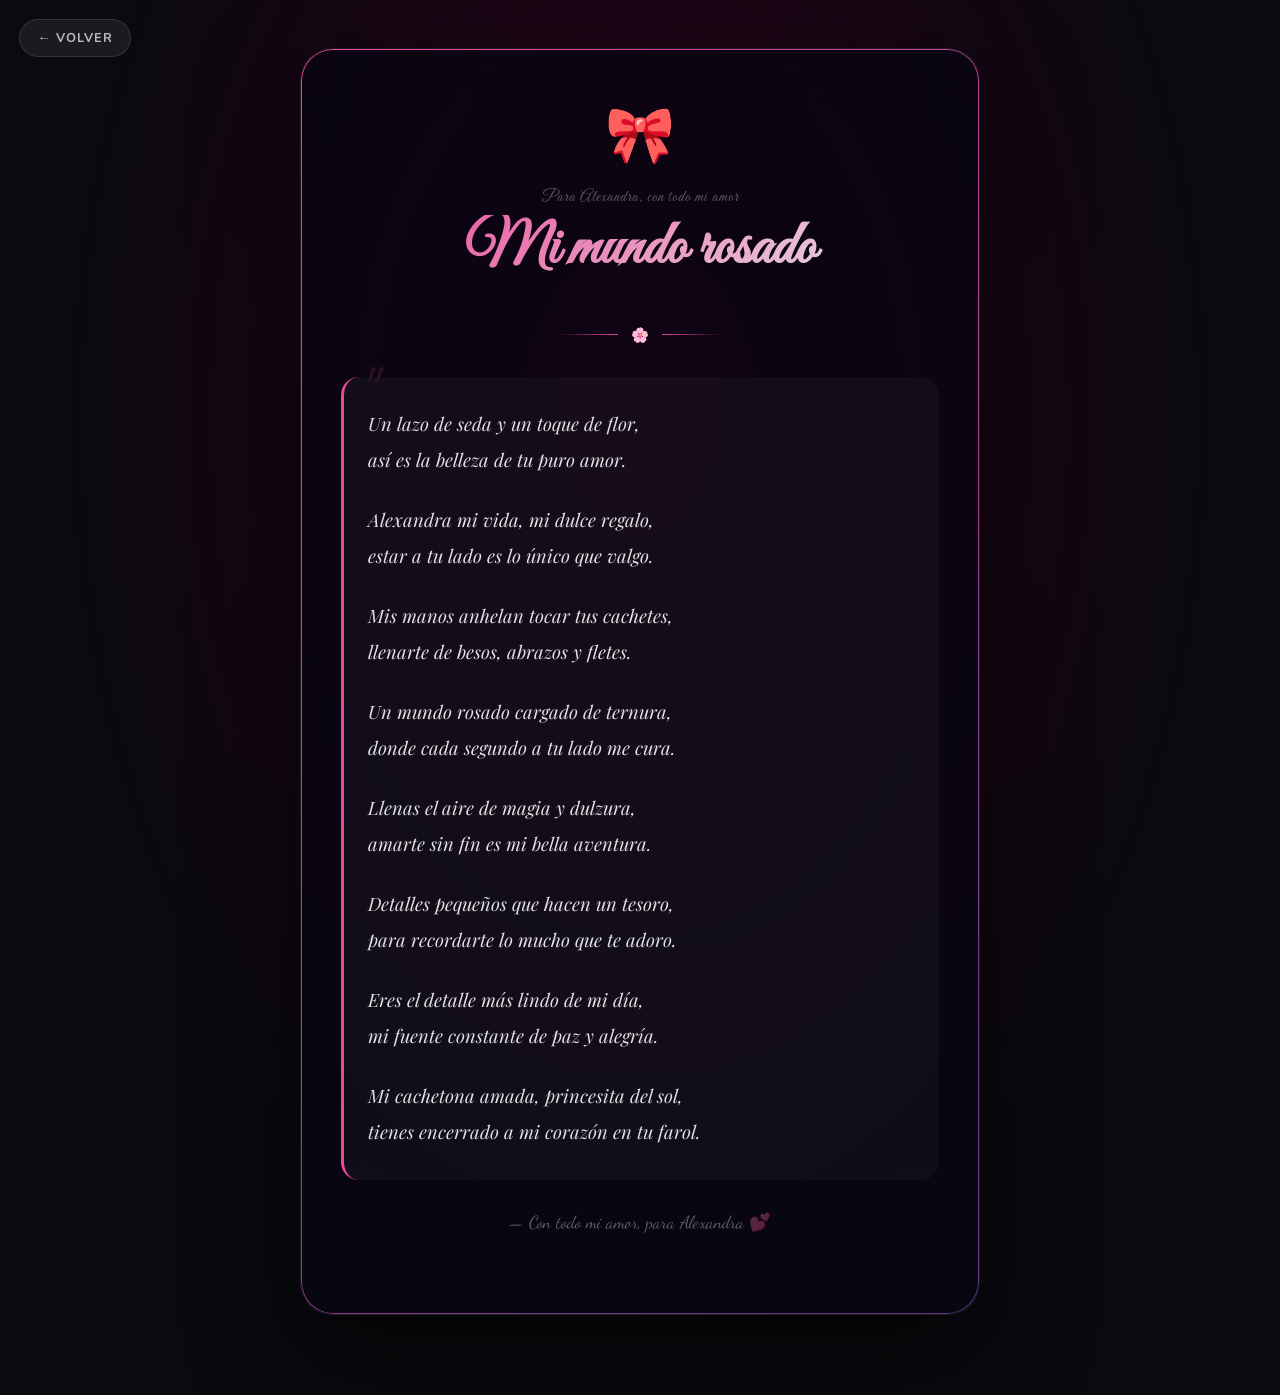
<file: proyecto/poema-hellokitty.html>
<!DOCTYPE html>
<html lang="es">
<head>
  <meta charset="UTF-8">
  <meta name="viewport" content="width=device-width, initial-scale=1.0">
  <title>💖 Poema Especial — Hello Kitty</title>
  <link rel="stylesheet" href="../css/variables.css">
  <link rel="stylesheet" href="../css/base.css">
  <link rel="stylesheet" href="../css/animations.css">
  <link rel="stylesheet" href="../css/poema-especial.css">
  <style>
    :root { --color-tema: #ec4899; }
    body {
      background: radial-gradient(ellipse at 50% 30%, #2a0018 0%, #0a0a0f 65%),
                  radial-gradient(ellipse at 20% 70%, #1a000f 0%, transparent 55%);
      background-color: #07070f;
    }
  </style>
</head>
<body>

  <a href="../app.html" class="poema-volver">← Volver</a>
  <div class="poema-pagina-fondo"></div>

  <div class="poema-pagina">
    <div class="poema-especial-card">

      <div class="poema-especial-header">
        <span class="poema-especial-icono">🎀</span>
        <p class="poema-especial-para">Para Alexandra, con todo mi amor</p>
        <h1 class="poema-especial-titulo">Mi mundo rosado</h1>
      </div>

      <div class="poema-especial-sep">
        <span class="poema-especial-sep-icono">🌸</span>
      </div>

      <div class="poema-especial-cuerpo">
        <div class="poema-especial-estrofa">
          <span class="poema-especial-verso">Un lazo de seda y un toque de flor,</span>
          <span class="poema-especial-verso">así es la belleza de tu puro amor.</span>
        </div>
        <div class="poema-especial-estrofa">
          <span class="poema-especial-verso">Alexandra mi vida, mi dulce regalo,</span>
          <span class="poema-especial-verso">estar a tu lado es lo único que valgo.</span>
        </div>
        <div class="poema-especial-estrofa">
          <span class="poema-especial-verso">Mis manos anhelan tocar tus cachetes,</span>
          <span class="poema-especial-verso">llenarte de besos, abrazos y fletes.</span>
        </div>
        <div class="poema-especial-estrofa">
          <span class="poema-especial-verso">Un mundo rosado cargado de ternura,</span>
          <span class="poema-especial-verso">donde cada segundo a tu lado me cura.</span>
        </div>
        <div class="poema-especial-estrofa">
          <span class="poema-especial-verso">Llenas el aire de magia y dulzura,</span>
          <span class="poema-especial-verso">amarte sin fin es mi bella aventura.</span>
        </div>
        <div class="poema-especial-estrofa">
          <span class="poema-especial-verso">Detalles pequeños que hacen un tesoro,</span>
          <span class="poema-especial-verso">para recordarte lo mucho que te adoro.</span>
        </div>
        <div class="poema-especial-estrofa">
          <span class="poema-especial-verso">Eres el detalle más lindo de mi día,</span>
          <span class="poema-especial-verso">mi fuente constante de paz y alegría.</span>
        </div>
        <div class="poema-especial-estrofa">
          <span class="poema-especial-verso">Mi cachetona amada, princesita del sol,</span>
          <span class="poema-especial-verso">tienes encerrado a mi corazón en tu farol.</span>
        </div>
      </div>

      <div class="poema-especial-firma">
        <span class="poema-especial-firma-texto">— Con todo mi amor, para Alexandra 💕</span>
      </div>


    </div>
  </div>

  <script>window.POEMA_CONFIG = { simbolos: ['🎀', '🌸', '💝', '🍬'] };</script>
  <script src="../js/poema-especial.js"></script>
</body>
</html>
</file>
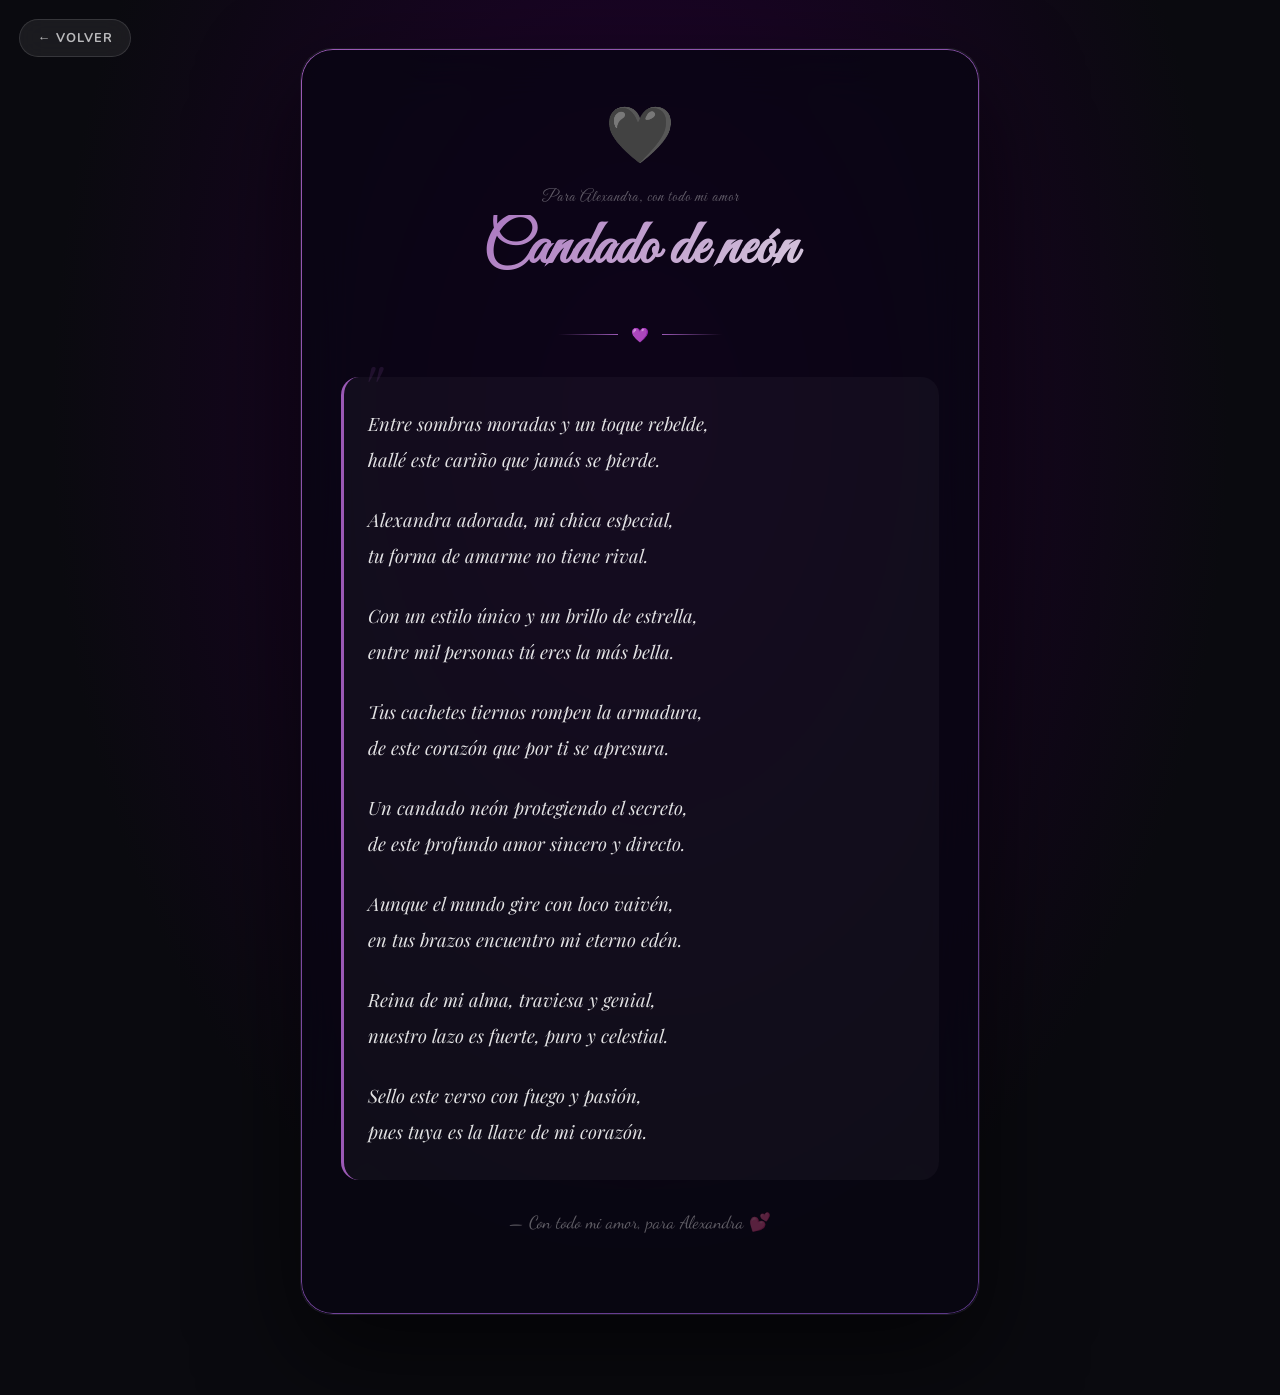
<file: proyecto/poema-kuromi.html>
<!DOCTYPE html>
<html lang="es">
<head>
  <meta charset="UTF-8">
  <meta name="viewport" content="width=device-width, initial-scale=1.0">
  <title>💖 Poema Especial — Kuromi</title>
  <link rel="stylesheet" href="../css/variables.css">
  <link rel="stylesheet" href="../css/base.css">
  <link rel="stylesheet" href="../css/animations.css">
  <link rel="stylesheet" href="../css/poema-especial.css">
  <style>
    :root { --color-tema: #9b59b6; }
    body { background: radial-gradient(ellipse at 50% 30%, #240033 0%, #0a0a0f 65%); background-color: #07070f; }
  </style>
</head>
<body>
  <a href="../app.html" class="poema-volver">← Volver</a>
  <div class="poema-pagina-fondo"></div>
  <div class="poema-pagina">
    <div class="poema-especial-card">
      <div class="poema-especial-header">
        <span class="poema-especial-icono">🖤</span>
        <p class="poema-especial-para">Para Alexandra, con todo mi amor</p>
        <h1 class="poema-especial-titulo">Candado de neón</h1>
      </div>
      <div class="poema-especial-sep"><span class="poema-especial-sep-icono">💜</span></div>
      <div class="poema-especial-cuerpo">
        <div class="poema-especial-estrofa"><span class="poema-especial-verso">Entre sombras moradas y un toque rebelde,</span><span class="poema-especial-verso">hallé este cariño que jamás se pierde.</span></div>
        <div class="poema-especial-estrofa"><span class="poema-especial-verso">Alexandra adorada, mi chica especial,</span><span class="poema-especial-verso">tu forma de amarme no tiene rival.</span></div>
        <div class="poema-especial-estrofa"><span class="poema-especial-verso">Con un estilo único y un brillo de estrella,</span><span class="poema-especial-verso">entre mil personas tú eres la más bella.</span></div>
        <div class="poema-especial-estrofa"><span class="poema-especial-verso">Tus cachetes tiernos rompen la armadura,</span><span class="poema-especial-verso">de este corazón que por ti se apresura.</span></div>
        <div class="poema-especial-estrofa"><span class="poema-especial-verso">Un candado neón protegiendo el secreto,</span><span class="poema-especial-verso">de este profundo amor sincero y directo.</span></div>
        <div class="poema-especial-estrofa"><span class="poema-especial-verso">Aunque el mundo gire con loco vaivén,</span><span class="poema-especial-verso">en tus brazos encuentro mi eterno edén.</span></div>
        <div class="poema-especial-estrofa"><span class="poema-especial-verso">Reina de mi alma, traviesa y genial,</span><span class="poema-especial-verso">nuestro lazo es fuerte, puro y celestial.</span></div>
        <div class="poema-especial-estrofa"><span class="poema-especial-verso">Sello este verso con fuego y pasión,</span><span class="poema-especial-verso">pues tuya es la llave de mi corazón.</span></div>
      </div>
      <div class="poema-especial-firma"><span class="poema-especial-firma-texto">— Con todo mi amor, para Alexandra 💕</span></div>
    </div>
  </div>
  <script>window.POEMA_CONFIG = { simbolos: ['🖤', '💜', '🌙'] };</script>
  <script src="../js/poema-especial.js"></script>
</body>
</html>
</file>
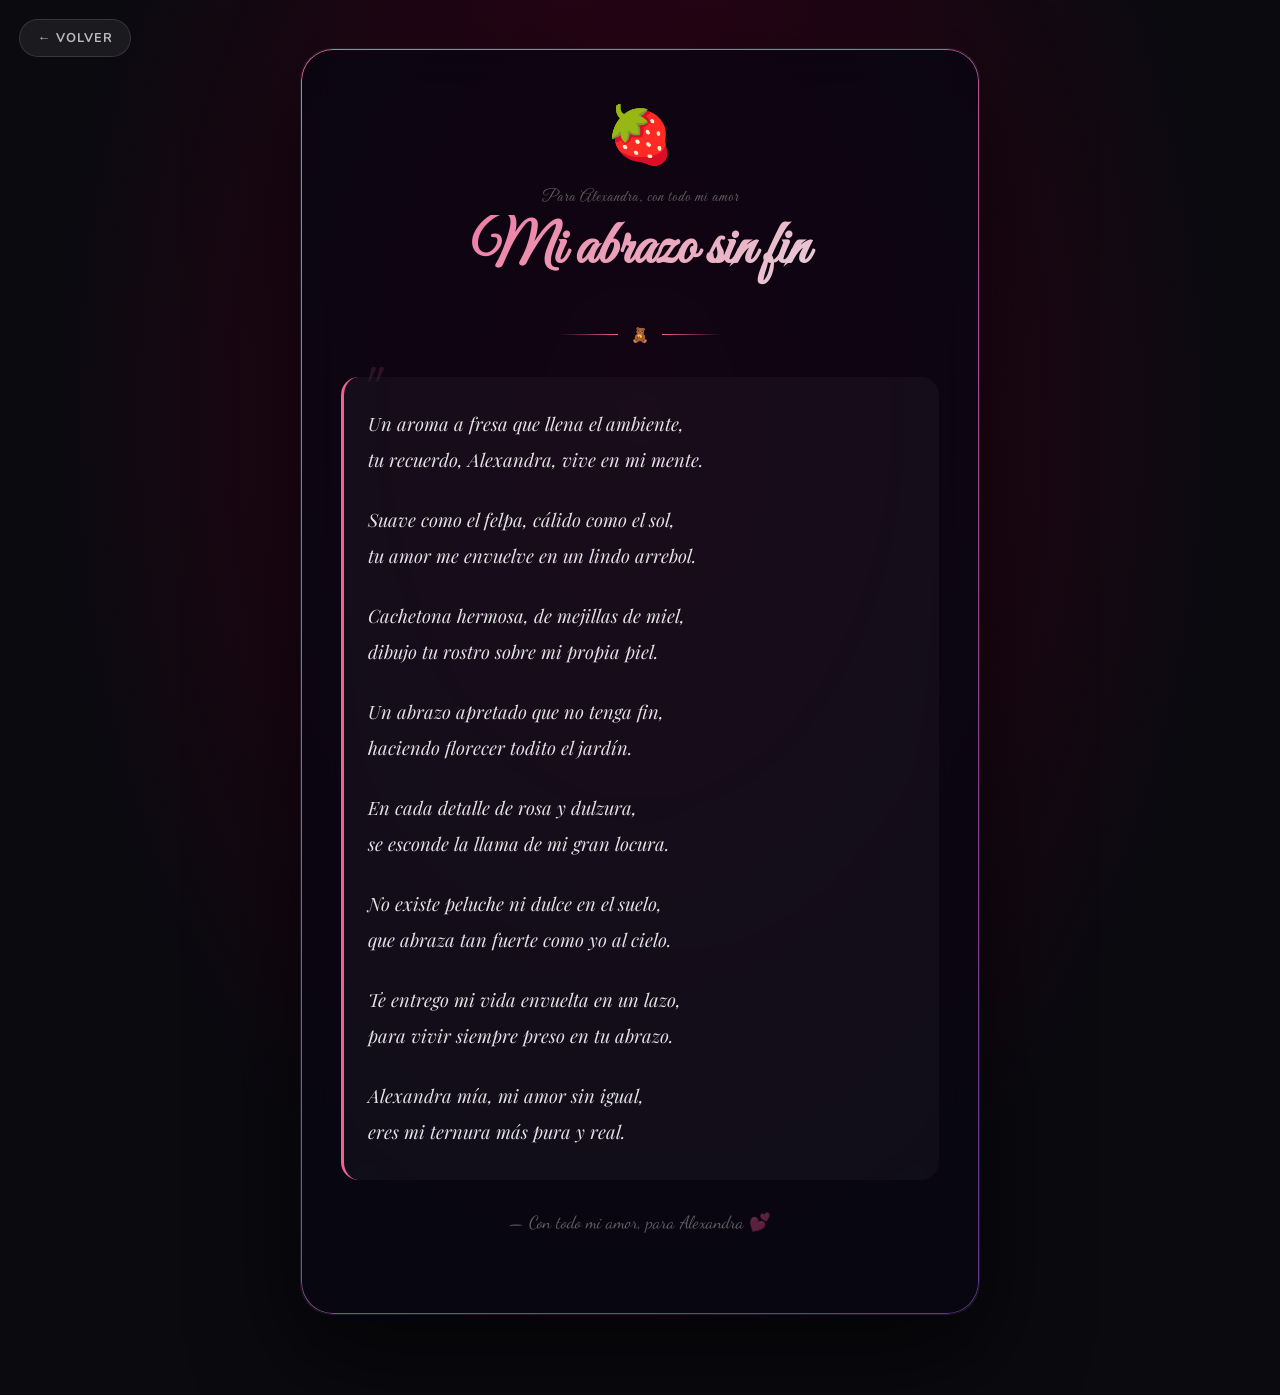
<file: proyecto/poema-lotso.html>
<!DOCTYPE html>
<html lang="es">
<head>
  <meta charset="UTF-8">
  <meta name="viewport" content="width=device-width, initial-scale=1.0">
  <title>💖 Poema Especial — Lotso</title>
  <link rel="stylesheet" href="../css/variables.css">
  <link rel="stylesheet" href="../css/base.css">
  <link rel="stylesheet" href="../css/animations.css">
  <link rel="stylesheet" href="../css/poema-especial.css">
  <style>
    :root { --color-tema: #f06292; }
    body { background: radial-gradient(ellipse at 50% 30%, #3a0018 0%, #0a0a0f 65%); background-color: #07070f; }
  </style>
</head>
<body>
  <a href="../app.html" class="poema-volver">← Volver</a>
  <div class="poema-pagina-fondo"></div>
  <div class="poema-pagina">
    <div class="poema-especial-card">
      <div class="poema-especial-header">
        <span class="poema-especial-icono">🍓</span>
        <p class="poema-especial-para">Para Alexandra, con todo mi amor</p>
        <h1 class="poema-especial-titulo">Mi abrazo sin fin</h1>
      </div>
      <div class="poema-especial-sep"><span class="poema-especial-sep-icono">🧸</span></div>
      <div class="poema-especial-cuerpo">
        <div class="poema-especial-estrofa"><span class="poema-especial-verso">Un aroma a fresa que llena el ambiente,</span><span class="poema-especial-verso">tu recuerdo, Alexandra, vive en mi mente.</span></div>
        <div class="poema-especial-estrofa"><span class="poema-especial-verso">Suave como el felpa, cálido como el sol,</span><span class="poema-especial-verso">tu amor me envuelve en un lindo arrebol.</span></div>
        <div class="poema-especial-estrofa"><span class="poema-especial-verso">Cachetona hermosa, de mejillas de miel,</span><span class="poema-especial-verso">dibujo tu rostro sobre mi propia piel.</span></div>
        <div class="poema-especial-estrofa"><span class="poema-especial-verso">Un abrazo apretado que no tenga fin,</span><span class="poema-especial-verso">haciendo florecer todito el jardín.</span></div>
        <div class="poema-especial-estrofa"><span class="poema-especial-verso">En cada detalle de rosa y dulzura,</span><span class="poema-especial-verso">se esconde la llama de mi gran locura.</span></div>
        <div class="poema-especial-estrofa"><span class="poema-especial-verso">No existe peluche ni dulce en el suelo,</span><span class="poema-especial-verso">que abraza tan fuerte como yo al cielo.</span></div>
        <div class="poema-especial-estrofa"><span class="poema-especial-verso">Te entrego mi vida envuelta en un lazo,</span><span class="poema-especial-verso">para vivir siempre preso en tu abrazo.</span></div>
        <div class="poema-especial-estrofa"><span class="poema-especial-verso">Alexandra mía, mi amor sin igual,</span><span class="poema-especial-verso">eres mi ternura más pura y real.</span></div>
      </div>
      <div class="poema-especial-firma"><span class="poema-especial-firma-texto">— Con todo mi amor, para Alexandra 💕</span></div>
    </div>
  </div>
  <script>window.POEMA_CONFIG = { simbolos: ['🍓', '🧸', '💗'] };</script>
  <script src="../js/poema-especial.js"></script>
</body>
</html>
</file>
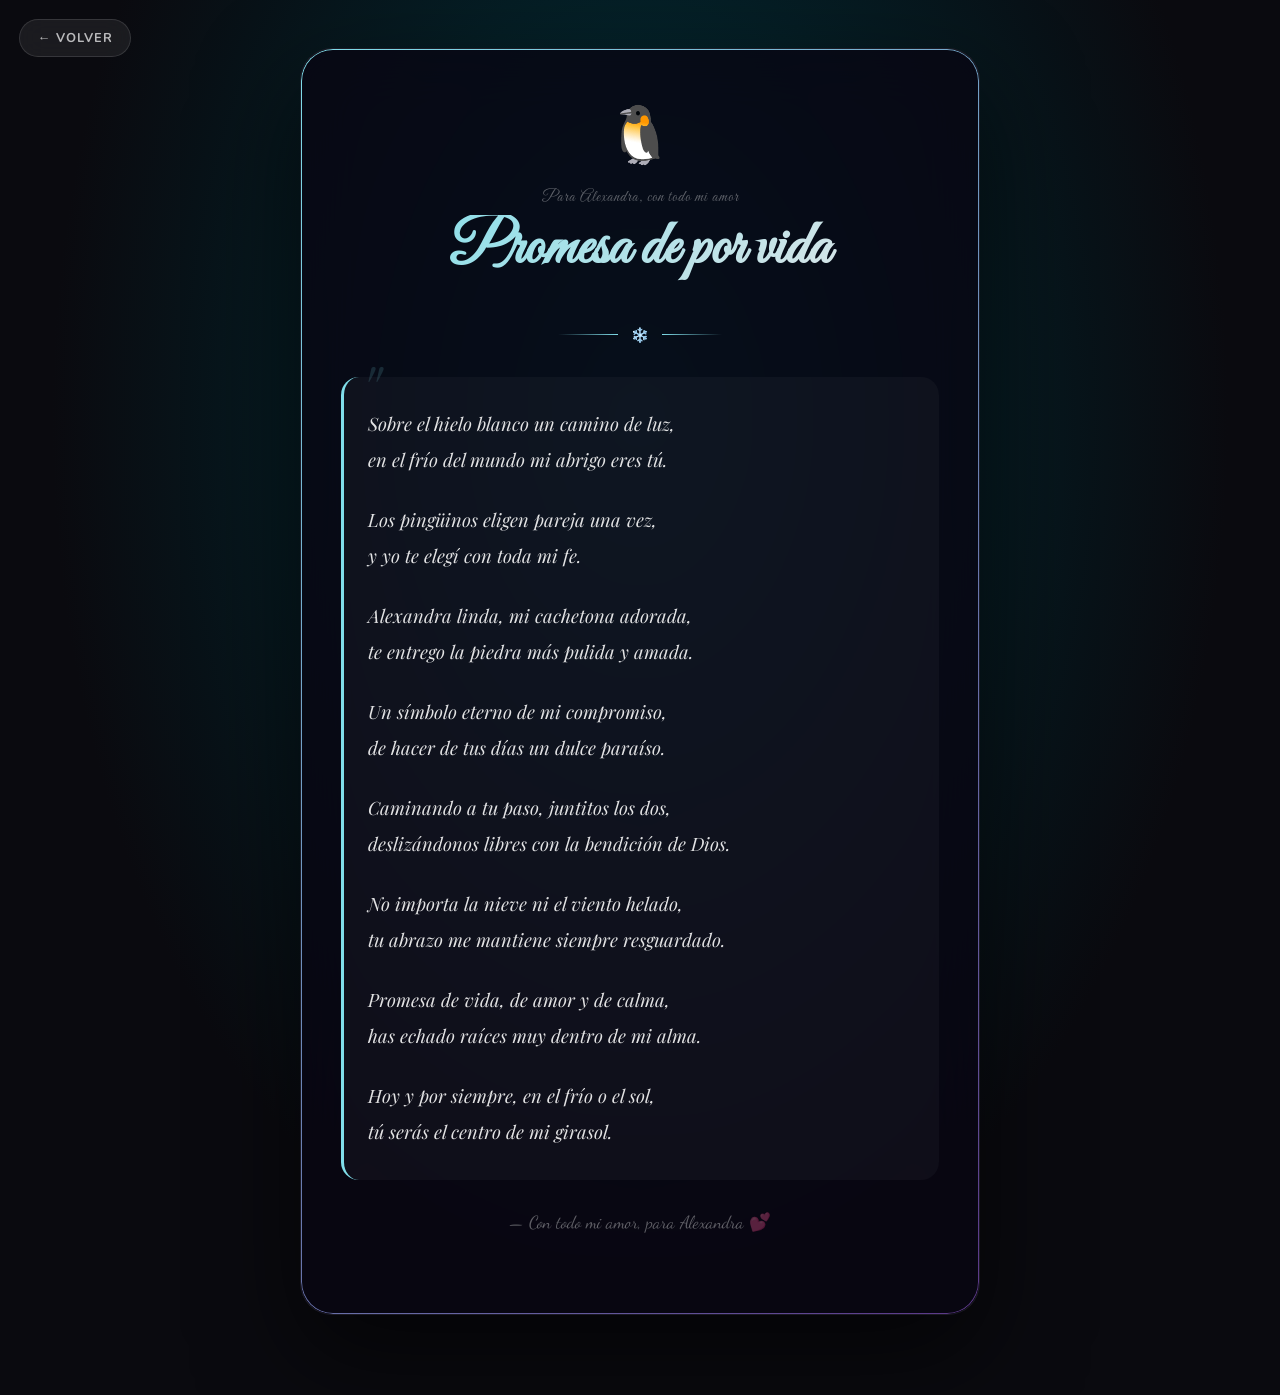
<file: proyecto/poema-pinguinos.html>
<!DOCTYPE html>
<html lang="es">
<head>
  <meta charset="UTF-8">
  <meta name="viewport" content="width=device-width, initial-scale=1.0">
  <title>💖 Poema Especial — Pingüinos</title>
  <link rel="stylesheet" href="../css/variables.css">
  <link rel="stylesheet" href="../css/base.css">
  <link rel="stylesheet" href="../css/animations.css">
  <link rel="stylesheet" href="../css/poema-especial.css">
  <style>
    :root { --color-tema: #80deea; }
    body { background: radial-gradient(ellipse at 50% 30%, #00313a 0%, #0a0a0f 65%); background-color: #07070f; }
  </style>
</head>
<body>
  <a href="../app.html" class="poema-volver">← Volver</a>
  <div class="poema-pagina-fondo"></div>
  <div class="poema-pagina">
    <div class="poema-especial-card">
      <div class="poema-especial-header">
        <span class="poema-especial-icono">🐧</span>
        <p class="poema-especial-para">Para Alexandra, con todo mi amor</p>
        <h1 class="poema-especial-titulo">Promesa de por vida</h1>
      </div>
      <div class="poema-especial-sep"><span class="poema-especial-sep-icono">❄️</span></div>
      <div class="poema-especial-cuerpo">
        <div class="poema-especial-estrofa"><span class="poema-especial-verso">Sobre el hielo blanco un camino de luz,</span><span class="poema-especial-verso">en el frío del mundo mi abrigo eres tú.</span></div>
        <div class="poema-especial-estrofa"><span class="poema-especial-verso">Los pingüinos eligen pareja una vez,</span><span class="poema-especial-verso">y yo te elegí con toda mi fe.</span></div>
        <div class="poema-especial-estrofa"><span class="poema-especial-verso">Alexandra linda, mi cachetona adorada,</span><span class="poema-especial-verso">te entrego la piedra más pulida y amada.</span></div>
        <div class="poema-especial-estrofa"><span class="poema-especial-verso">Un símbolo eterno de mi compromiso,</span><span class="poema-especial-verso">de hacer de tus días un dulce paraíso.</span></div>
        <div class="poema-especial-estrofa"><span class="poema-especial-verso">Caminando a tu paso, juntitos los dos,</span><span class="poema-especial-verso">deslizándonos libres con la bendición de Dios.</span></div>
        <div class="poema-especial-estrofa"><span class="poema-especial-verso">No importa la nieve ni el viento helado,</span><span class="poema-especial-verso">tu abrazo me mantiene siempre resguardado.</span></div>
        <div class="poema-especial-estrofa"><span class="poema-especial-verso">Promesa de vida, de amor y de calma,</span><span class="poema-especial-verso">has echado raíces muy dentro de mi alma.</span></div>
        <div class="poema-especial-estrofa"><span class="poema-especial-verso">Hoy y por siempre, en el frío o el sol,</span><span class="poema-especial-verso">tú serás el centro de mi girasol.</span></div>
      </div>
      <div class="poema-especial-firma"><span class="poema-especial-firma-texto">— Con todo mi amor, para Alexandra 💕</span></div>
    </div>
  </div>
  <script>window.POEMA_CONFIG = { simbolos: ['🐧', '❄️', '🌊'] };</script>
  <script src="../js/poema-especial.js"></script>
</body>
</html>
</file>
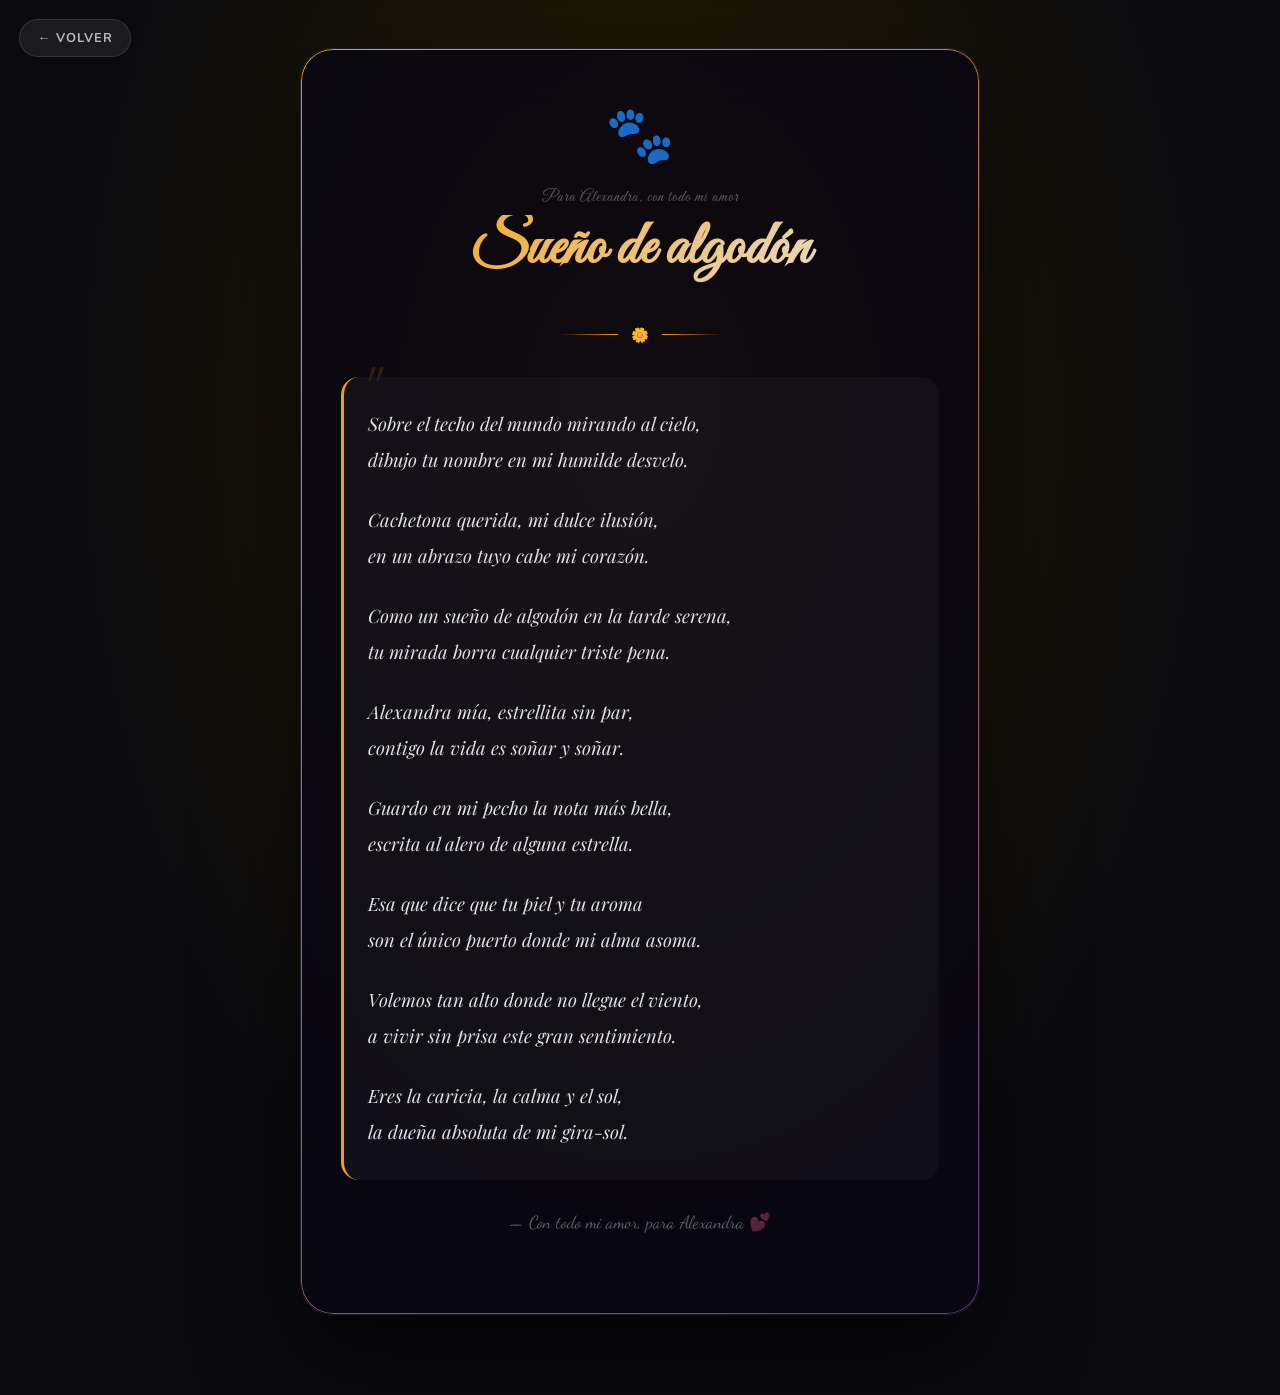
<file: proyecto/poema-snoopy.html>
<!DOCTYPE html>
<html lang="es">
<head>
  <meta charset="UTF-8">
  <meta name="viewport" content="width=device-width, initial-scale=1.0">
  <title>💖 Poema Especial — Snoopy</title>
  <link rel="stylesheet" href="../css/variables.css">
  <link rel="stylesheet" href="../css/base.css">
  <link rel="stylesheet" href="../css/animations.css">
  <link rel="stylesheet" href="../css/poema-especial.css">
  <style>
    :root { --color-tema: #f59e0b; }
    body {
      background: radial-gradient(ellipse at 50% 30%, #2a1f00 0%, #0a0a0f 65%),
                  radial-gradient(ellipse at 20% 80%, #1a1400 0%, transparent 60%);
      background-color: #07070f;
    }
  </style>
</head>
<body>

  <a href="../app.html" class="poema-volver">← Volver</a>
  <div class="poema-pagina-fondo"></div>

  <div class="poema-pagina">
    <div class="poema-especial-card">

      <div class="poema-especial-header">
        <span class="poema-especial-icono">🐾</span>
        <p class="poema-especial-para">Para Alexandra, con todo mi amor</p>
        <h1 class="poema-especial-titulo">Sueño de algodón</h1>
      </div>

      <div class="poema-especial-sep">
        <span class="poema-especial-sep-icono">🌼</span>
      </div>

      <div class="poema-especial-cuerpo">
        <div class="poema-especial-estrofa">
          <span class="poema-especial-verso">Sobre el techo del mundo mirando al cielo,</span>
          <span class="poema-especial-verso">dibujo tu nombre en mi humilde desvelo.</span>
        </div>
        <div class="poema-especial-estrofa">
          <span class="poema-especial-verso">Cachetona querida, mi dulce ilusión,</span>
          <span class="poema-especial-verso">en un abrazo tuyo cabe mi corazón.</span>
        </div>
        <div class="poema-especial-estrofa">
          <span class="poema-especial-verso">Como un sueño de algodón en la tarde serena,</span>
          <span class="poema-especial-verso">tu mirada borra cualquier triste pena.</span>
        </div>
        <div class="poema-especial-estrofa">
          <span class="poema-especial-verso">Alexandra mía, estrellita sin par,</span>
          <span class="poema-especial-verso">contigo la vida es soñar y soñar.</span>
        </div>
        <div class="poema-especial-estrofa">
          <span class="poema-especial-verso">Guardo en mi pecho la nota más bella,</span>
          <span class="poema-especial-verso">escrita al alero de alguna estrella.</span>
        </div>
        <div class="poema-especial-estrofa">
          <span class="poema-especial-verso">Esa que dice que tu piel y tu aroma</span>
          <span class="poema-especial-verso">son el único puerto donde mi alma asoma.</span>
        </div>
        <div class="poema-especial-estrofa">
          <span class="poema-especial-verso">Volemos tan alto donde no llegue el viento,</span>
          <span class="poema-especial-verso">a vivir sin prisa este gran sentimiento.</span>
        </div>
        <div class="poema-especial-estrofa">
          <span class="poema-especial-verso">Eres la caricia, la calma y el sol,</span>
          <span class="poema-especial-verso">la dueña absoluta de mi gira-sol.</span>
        </div>
      </div>

      <div class="poema-especial-firma">
        <span class="poema-especial-firma-texto">— Con todo mi amor, para Alexandra 💕</span>
      </div>


    </div>
  </div>

  <script>window.POEMA_CONFIG = { simbolos: ['🐾', '☁️', '🌼'] };</script>
  <script src="../js/poema-especial.js"></script>
</body>
</html>
</file>
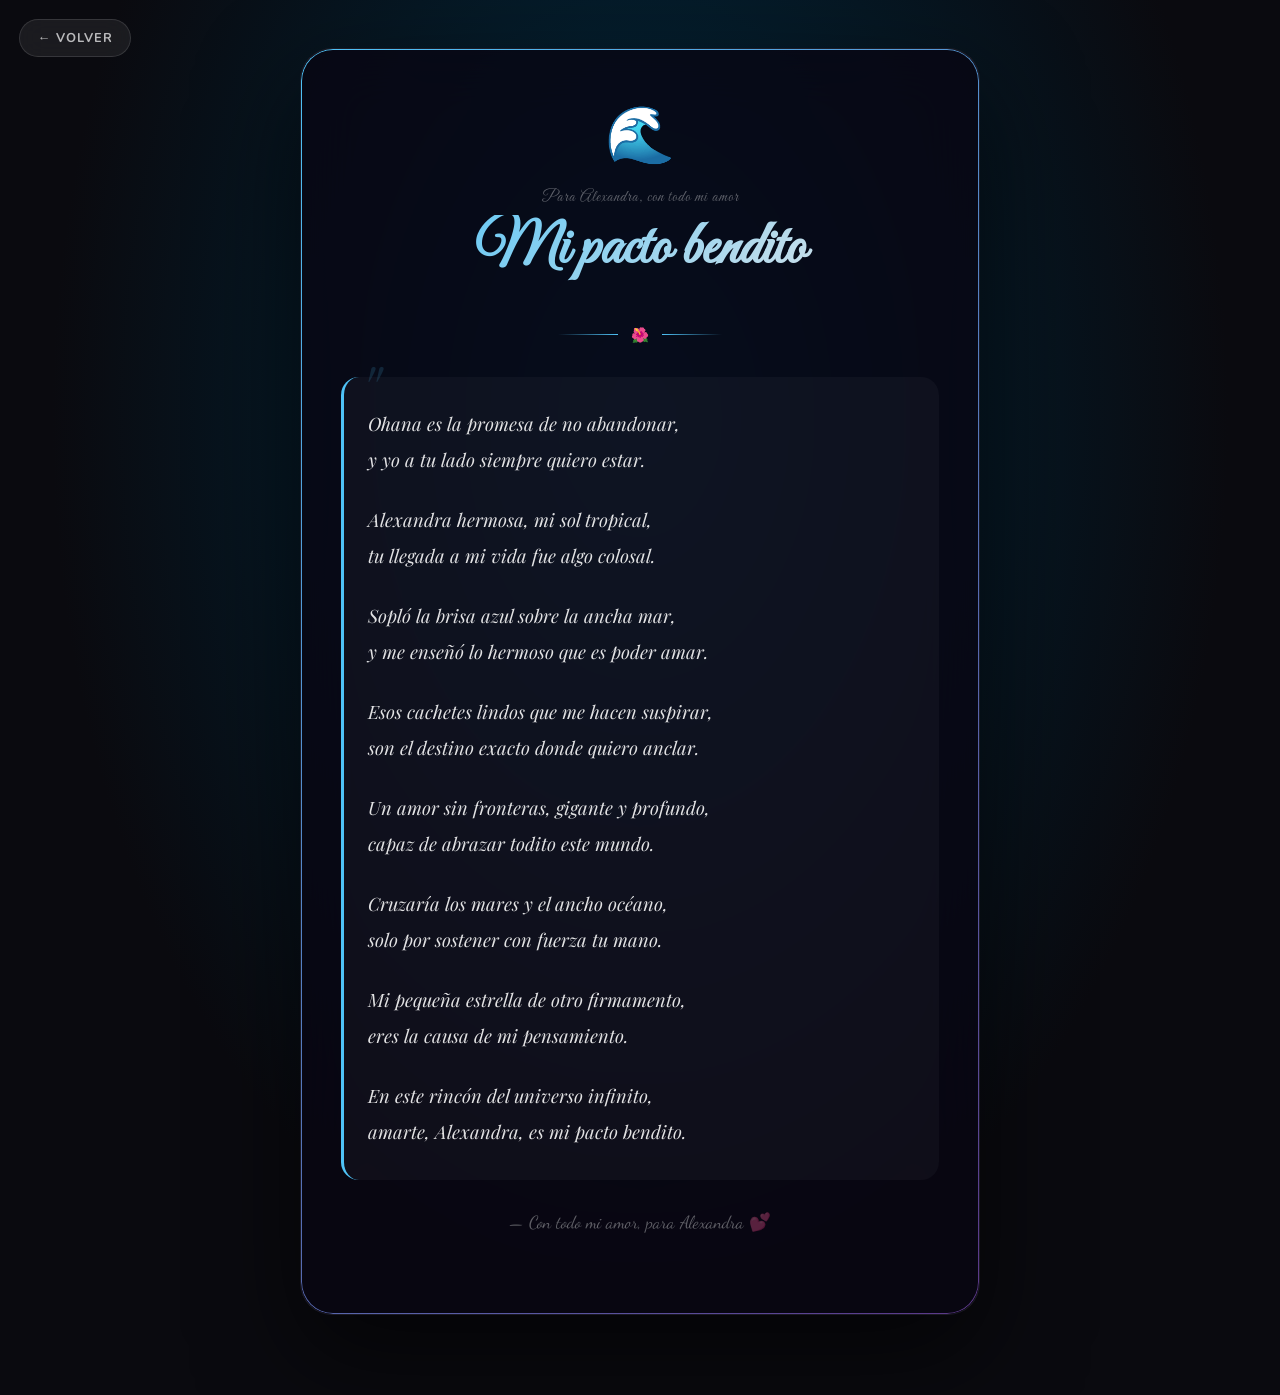
<file: proyecto/poema-stitch.html>
<!DOCTYPE html>
<html lang="es">
<head>
  <meta charset="UTF-8">
  <meta name="viewport" content="width=device-width, initial-scale=1.0">
  <title>💖 Poema Especial — Stitch</title>
  <link rel="stylesheet" href="../css/variables.css">
  <link rel="stylesheet" href="../css/base.css">
  <link rel="stylesheet" href="../css/animations.css">
  <link rel="stylesheet" href="../css/poema-especial.css">
  <style>
    :root { --color-tema: #4fc3f7; }
    body { background: radial-gradient(ellipse at 50% 30%, #002a40 0%, #0a0a0f 65%); background-color: #07070f; }
  </style>
</head>
<body>
  <a href="../app.html" class="poema-volver">← Volver</a>
  <div class="poema-pagina-fondo"></div>
  <div class="poema-pagina">
    <div class="poema-especial-card">
      <div class="poema-especial-header">
        <span class="poema-especial-icono">🌊</span>
        <p class="poema-especial-para">Para Alexandra, con todo mi amor</p>
        <h1 class="poema-especial-titulo">Mi pacto bendito</h1>
      </div>
      <div class="poema-especial-sep"><span class="poema-especial-sep-icono">🌺</span></div>
      <div class="poema-especial-cuerpo">
        <div class="poema-especial-estrofa"><span class="poema-especial-verso">Ohana es la promesa de no abandonar,</span><span class="poema-especial-verso">y yo a tu lado siempre quiero estar.</span></div>
        <div class="poema-especial-estrofa"><span class="poema-especial-verso">Alexandra hermosa, mi sol tropical,</span><span class="poema-especial-verso">tu llegada a mi vida fue algo colosal.</span></div>
        <div class="poema-especial-estrofa"><span class="poema-especial-verso">Sopló la brisa azul sobre la ancha mar,</span><span class="poema-especial-verso">y me enseñó lo hermoso que es poder amar.</span></div>
        <div class="poema-especial-estrofa"><span class="poema-especial-verso">Esos cachetes lindos que me hacen suspirar,</span><span class="poema-especial-verso">son el destino exacto donde quiero anclar.</span></div>
        <div class="poema-especial-estrofa"><span class="poema-especial-verso">Un amor sin fronteras, gigante y profundo,</span><span class="poema-especial-verso">capaz de abrazar todito este mundo.</span></div>
        <div class="poema-especial-estrofa"><span class="poema-especial-verso">Cruzaría los mares y el ancho océano,</span><span class="poema-especial-verso">solo por sostener con fuerza tu mano.</span></div>
        <div class="poema-especial-estrofa"><span class="poema-especial-verso">Mi pequeña estrella de otro firmamento,</span><span class="poema-especial-verso">eres la causa de mi pensamiento.</span></div>
        <div class="poema-especial-estrofa"><span class="poema-especial-verso">En este rincón del universo infinito,</span><span class="poema-especial-verso">amarte, Alexandra, es mi pacto bendito.</span></div>
      </div>
      <div class="poema-especial-firma"><span class="poema-especial-firma-texto">— Con todo mi amor, para Alexandra 💕</span></div>
    </div>
  </div>
  <script>window.POEMA_CONFIG = { simbolos: ['🌊', '🌺', '💙'] };</script>
  <script src="../js/poema-especial.js"></script>
</body>
</html>
</file>
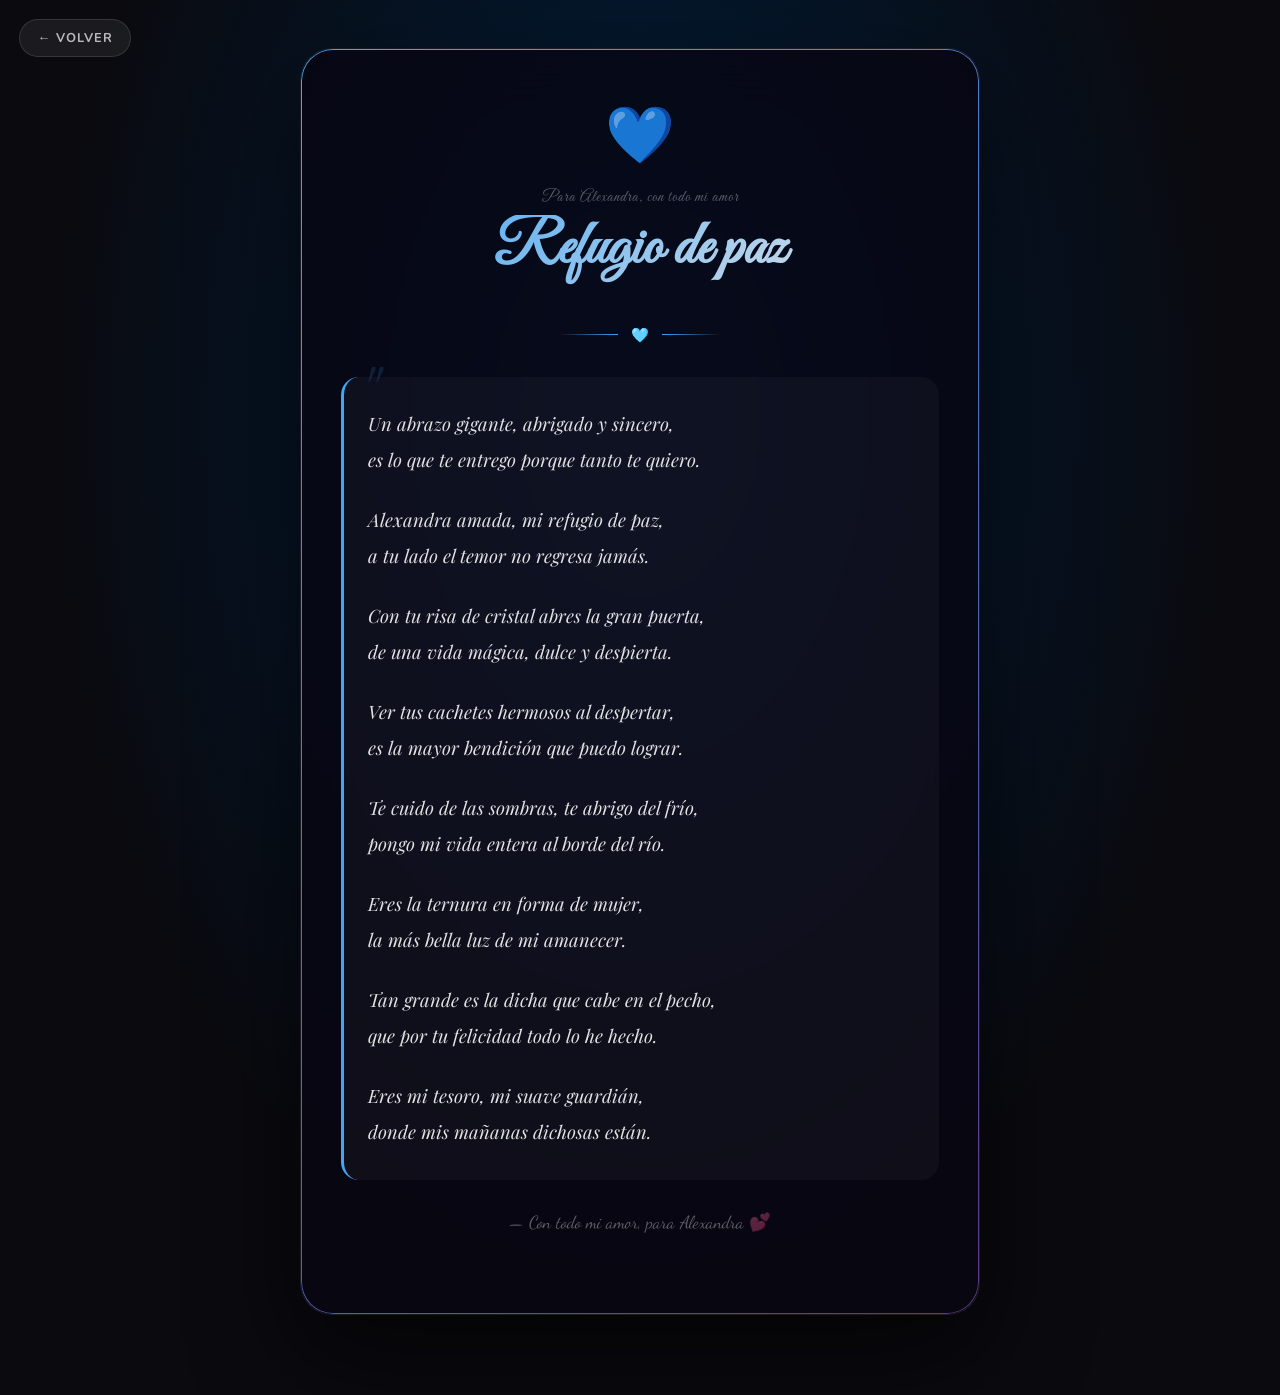
<file: proyecto/poema-sulley.html>
<!DOCTYPE html>
<html lang="es">
<head>
  <meta charset="UTF-8">
  <meta name="viewport" content="width=device-width, initial-scale=1.0">
  <title>💖 Poema Especial — Sulley</title>
  <link rel="stylesheet" href="../css/variables.css">
  <link rel="stylesheet" href="../css/base.css">
  <link rel="stylesheet" href="../css/animations.css">
  <link rel="stylesheet" href="../css/poema-especial.css">
  <style>
    :root { --color-tema: #42a5f5; }
    body { background: radial-gradient(ellipse at 50% 30%, #002040 0%, #0a0a0f 65%); background-color: #07070f; }
  </style>
</head>
<body>
  <a href="../app.html" class="poema-volver">← Volver</a>
  <div class="poema-pagina-fondo"></div>
  <div class="poema-pagina">
    <div class="poema-especial-card">
      <div class="poema-especial-header">
        <span class="poema-especial-icono">💙</span>
        <p class="poema-especial-para">Para Alexandra, con todo mi amor</p>
        <h1 class="poema-especial-titulo">Refugio de paz</h1>
      </div>
      <div class="poema-especial-sep"><span class="poema-especial-sep-icono">🩵</span></div>
      <div class="poema-especial-cuerpo">
        <div class="poema-especial-estrofa"><span class="poema-especial-verso">Un abrazo gigante, abrigado y sincero,</span><span class="poema-especial-verso">es lo que te entrego porque tanto te quiero.</span></div>
        <div class="poema-especial-estrofa"><span class="poema-especial-verso">Alexandra amada, mi refugio de paz,</span><span class="poema-especial-verso">a tu lado el temor no regresa jamás.</span></div>
        <div class="poema-especial-estrofa"><span class="poema-especial-verso">Con tu risa de cristal abres la gran puerta,</span><span class="poema-especial-verso">de una vida mágica, dulce y despierta.</span></div>
        <div class="poema-especial-estrofa"><span class="poema-especial-verso">Ver tus cachetes hermosos al despertar,</span><span class="poema-especial-verso">es la mayor bendición que puedo lograr.</span></div>
        <div class="poema-especial-estrofa"><span class="poema-especial-verso">Te cuido de las sombras, te abrigo del frío,</span><span class="poema-especial-verso">pongo mi vida entera al borde del río.</span></div>
        <div class="poema-especial-estrofa"><span class="poema-especial-verso">Eres la ternura en forma de mujer,</span><span class="poema-especial-verso">la más bella luz de mi amanecer.</span></div>
        <div class="poema-especial-estrofa"><span class="poema-especial-verso">Tan grande es la dicha que cabe en el pecho,</span><span class="poema-especial-verso">que por tu felicidad todo lo he hecho.</span></div>
        <div class="poema-especial-estrofa"><span class="poema-especial-verso">Eres mi tesoro, mi suave guardián,</span><span class="poema-especial-verso">donde mis mañanas dichosas están.</span></div>
      </div>
      <div class="poema-especial-firma"><span class="poema-especial-firma-texto">— Con todo mi amor, para Alexandra 💕</span></div>
    </div>
  </div>
  <script>window.POEMA_CONFIG = { simbolos: ['💙', '🩵', '🚪'] };</script>
  <script src="../js/poema-especial.js"></script>
</body>
</html>
</file>
<file: css/variables.css>
@import url('https://fonts.googleapis.com/css2?family=Playfair+Display:ital,wght@0,400;0,700;1,400&family=Nunito:wght@300;400;600;700;900&family=Bangers&family=Great+Vibes&family=Dancing+Script:wght@400;700&display=swap');

:root {
  /* ── Fuentes ── */
  --fuente-display  : 'Playfair Display', serif;
  --fuente-cuerpo   : 'Nunito', sans-serif;
  --fuente-impacto  : 'Bangers', cursive;
  --fuente-romantica: 'Great Vibes', cursive;
  --fuente-script   : 'Dancing Script', cursive;

  /* ── Paleta global ── */
  --negro       : #07070f;
  --negro-suave : #0e0e1a;
  --negro-medio : #13131f;
  --blanco      : #fafafa;
  --gris        : #888;
  --gris-oscuro : #333;

  /* ── Glassmorphism Deluxe ── */
  --glass-bg        : rgba(255, 255, 255, 0.04);
  --glass-bg-hover  : rgba(255, 255, 255, 0.08);
  --glass-border    : rgba(255, 255, 255, 0.10);
  --glass-border-hi : rgba(255, 255, 255, 0.22);
  --glass-blur      : blur(28px);
  --glass-blur-sm   : blur(14px);

  /* ── Neón romántico ── */
  --neon-rosa    : #ff6eb4;
  --neon-violeta : #b06aff;
  --neon-cyan    : #6af0ff;
  --neon-dorado  : #ffd97d;
  --neon-coral   : #ff8c69;

  /* ── Degradados globales ── */
  --grad-amor    : linear-gradient(135deg, #ff6eb4 0%, #b06aff 50%, #6af0ff 100%);
  --grad-oscuro  : linear-gradient(180deg, #07070f 0%, #0e0e1a 60%, #13131f 100%);
  --grad-vinilo  : radial-gradient(circle at 30% 30%, #2a1a3e, #0a0a0f 70%);

  /* ── Sombras neón ── */
  --sombra-rosa    : 0 0 20px rgba(255,110,180,0.35), 0 0 60px rgba(255,110,180,0.15);
  --sombra-violeta : 0 0 20px rgba(176,106,255,0.35), 0 0 60px rgba(176,106,255,0.15);
  --sombra-amor    : 0 8px 40px rgba(255,110,180,0.2), 0 2px 8px rgba(0,0,0,0.5);

  /* ── Sombras globales ── */
  --sombra-suave  : 0 4px 24px rgba(0,0,0,0.18);
  --sombra-media  : 0 8px 40px rgba(0,0,0,0.28);
  --sombra-fuerte : 0 16px 60px rgba(0,0,0,0.45);

  /* ── Radios ── */
  --radio-sm : 8px;
  --radio-md : 16px;
  --radio-lg : 28px;
  --radio-xl : 48px;
  --radio-full: 9999px;

  /* ── Transiciones ── */
  --ease-suave  : cubic-bezier(0.22, 1, 0.36, 1);
  --ease-rebote : cubic-bezier(0.34, 1.56, 0.64, 1);
  --ease-entrada: cubic-bezier(0.4, 0, 0.2, 1);
  --dur-rapido  : 0.18s;
  --dur-normal  : 0.35s;
  --dur-lento   : 0.65s;

  /* ── Z-index ── */
  --z-fondo    : 0;
  --z-base     : 1;
  --z-flotante : 10;
  --z-modal    : 100;
  --z-bloqueo  : 9999;
}
</file>
<file: css/base.css>
*, *::before, *::after {
  margin: 0; padding: 0;
  box-sizing: border-box;
}

html { scroll-behavior: smooth; font-size: 16px; }

body {
  font-family: var(--fuente-cuerpo);
  background: var(--negro);
  color: var(--blanco);
  -webkit-font-smoothing: antialiased;
  overflow-x: hidden;
}

img, video { display: block; max-width: 100%; }
button { cursor: pointer; font-family: inherit; border: none; background: none; }
a { text-decoration: none; color: inherit; }
ul { list-style: none; }

/* ── Scrollbar ── */
::-webkit-scrollbar { width: 5px; }
::-webkit-scrollbar-track { background: var(--negro); }
::-webkit-scrollbar-thumb { background: #444; border-radius: var(--radio-full); }
::-webkit-scrollbar-thumb:hover { background: #666; }

/* ── Utilidades ── */
.oculto   { display: none !important; }
.invisible{ opacity: 0; pointer-events: none; }

.revelar {
  opacity: 0;
  transform: translateY(36px);
  transition: opacity 0.7s var(--ease-suave), transform 0.7s var(--ease-suave);
}
.revelar.visible {
  opacity: 1;
  transform: translateY(0);
}

.glassmorphism {
  background: rgba(255,255,255,0.06);
  backdrop-filter: blur(16px);
  -webkit-backdrop-filter: blur(16px);
  border: 1px solid rgba(255,255,255,0.1);
}

.centrado { display: flex; align-items: center; justify-content: center; }
.columna  { display: flex; flex-direction: column; align-items: center; }
</file>
<file: css/animations.css>
/* ── Entradas ── */
@keyframes entradaArriba {
  from { opacity: 0; transform: translateY(40px); }
  to   { opacity: 1; transform: translateY(0); }
}
@keyframes entradaAbajo {
  from { opacity: 0; transform: translateY(-40px); }
  to   { opacity: 1; transform: translateY(0); }
}
@keyframes entradaEscala {
  from { opacity: 0; transform: scale(0.7); }
  to   { opacity: 1; transform: scale(1); }
}
@keyframes entradaRebote {
  0%   { opacity: 0; transform: scale(0.5); }
  70%  { transform: scale(1.08); }
  100% { opacity: 1; transform: scale(1); }
}
@keyframes versoEntrada {
  to { opacity: 1; transform: translateX(0); }
}

/* ── Salidas ── */
@keyframes salidaOpacidad {
  from { opacity: 1; }
  to   { opacity: 0; }
}
@keyframes salidaEscala {
  from { opacity: 1; transform: scale(1); }
  to   { opacity: 0; transform: scale(1.15); }
}

/* ── Bucles ── */
@keyframes flotar {
  0%, 100% { transform: translateY(0); }
  50%       { transform: translateY(-12px); }
}
@keyframes pulsarSuave {
  0%, 100% { transform: scale(1); }
  50%       { transform: scale(1.06); }
}
@keyframes girar {
  to { transform: rotate(360deg); }
}
@keyframes brillar {
  0%, 100% { box-shadow: 0 0 10px currentColor; }
  50%       { box-shadow: 0 0 30px currentColor, 0 0 60px currentColor; }
}
@keyframes latido {
  0%, 100% { transform: scale(1); }
  14%       { transform: scale(1.18); }
  28%       { transform: scale(1); }
  42%       { transform: scale(1.12); }
  70%       { transform: scale(1); }
}
@keyframes destelloBarrido {
  from { transform: translateX(-100%) skewX(-15deg); }
  to   { transform: translateX(200%) skewX(-15deg); }
}

/* ── Pantalla de bloqueo ── */
@keyframes sacudida {
  0%, 100% { transform: translateX(0); }
  15%       { transform: translateX(-10px); }
  30%       { transform: translateX(10px); }
  45%       { transform: translateX(-8px); }
  60%       { transform: translateX(8px); }
  75%       { transform: translateX(-4px); }
  90%       { transform: translateX(4px); }
}
@keyframes desbloqueoExplosion {
  0%   { transform: scale(1);    opacity: 1; }
  50%  { transform: scale(1.05); opacity: 0.8; }
  100% { transform: scale(0.95); opacity: 0; }
}
@keyframes corazonVolar {
  0%   { transform: translate(0, 0) scale(1) rotate(0deg); opacity: 1; }
  100% { transform: translate(var(--dx), var(--dy)) scale(0) rotate(var(--rot)); opacity: 0; }
}
@keyframes destelloBlanco {
  0%   { opacity: 0; }
  30%  { opacity: 1; }
  100% { opacity: 0; }
}

/* ── Partículas / fondo ── */
@keyframes particula {
  0%   { transform: translateY(0) scale(1); opacity: 0.8; }
  100% { transform: translateY(-100vh) scale(0); opacity: 0; }
}
@keyframes ondulaAgua {
  0%, 100% { border-radius: 60% 40% 30% 70% / 60% 30% 70% 40%; }
  50%       { border-radius: 30% 60% 70% 40% / 50% 60% 30% 60%; }
}

/* ── Glassmorphism Deluxe ── */
@keyframes iridiscenteGlobal {
  0%   { background-position: 0% 50%; }
  50%  { background-position: 100% 50%; }
  100% { background-position: 0% 50%; }
}
@keyframes resplandorNeon {
  0%, 100% {
    box-shadow: 0 0 10px rgba(255,110,180,0.2), 0 0 30px rgba(176,106,255,0.1);
  }
  50% {
    box-shadow: 0 0 20px rgba(255,110,180,0.4), 0 0 60px rgba(176,106,255,0.2), 0 0 100px rgba(106,240,255,0.1);
  }
}
@keyframes flotarSuave {
  0%, 100% { transform: translateY(0px) rotate(0deg); }
  33%       { transform: translateY(-8px) rotate(1deg); }
  66%       { transform: translateY(-4px) rotate(-1deg); }
}
@keyframes aparecerDesdeAbajo {
  from { opacity: 0; transform: translateY(60px) scale(0.95); }
  to   { opacity: 1; transform: translateY(0) scale(1); }
}
@keyframes destelloIridiscente {
  0%   { opacity: 0; transform: translateX(-100%) skewX(-20deg); }
  50%  { opacity: 0.6; }
  100% { opacity: 0; transform: translateX(300%) skewX(-20deg); }
}
</file>
<file: css/lock.css>
/* ══════════════════════════════════════════
   PANTALLA DE BLOQUEO
══════════════════════════════════════════ */

/* ── Fondo animado ── */
#pantalla-bloqueo {
  position: fixed; inset: 0;
  z-index: var(--z-bloqueo);
  display: flex; align-items: center; justify-content: center;
  overflow: hidden;
  background: radial-gradient(ellipse at 30% 40%, #1a0030 0%, #0a0a0f 60%);
  transition: opacity 0.9s var(--ease-suave);
}

#pantalla-bloqueo.desbloqueando {
  animation: desbloqueoExplosion 0.9s var(--ease-suave) forwards;
}

/* Orbes de fondo */
.orbe {
  position: absolute;
  border-radius: 50%;
  filter: blur(80px);
  opacity: 0.35;
  animation: flotar ease-in-out infinite;
  pointer-events: none;
}
.orbe-1 {
  width: 500px; height: 500px;
  background: radial-gradient(circle, #7c3aed, transparent);
  top: -150px; left: -150px;
  animation-duration: 8s;
}
.orbe-2 {
  width: 400px; height: 400px;
  background: radial-gradient(circle, #db2777, transparent);
  bottom: -100px; right: -100px;
  animation-duration: 10s; animation-delay: -3s;
}
.orbe-3 {
  width: 300px; height: 300px;
  background: radial-gradient(circle, #2563eb, transparent);
  top: 50%; left: 50%; transform: translate(-50%,-50%);
  animation-duration: 12s; animation-delay: -6s;
}

/* Partículas de corazones flotantes de fondo */
#particulas-bloqueo {
  position: absolute; inset: 0;
  pointer-events: none; overflow: hidden;
}
.particula-corazon {
  position: absolute;
  font-size: 1rem;
  opacity: 0;
  animation: particula linear infinite;
}

/* ── Tarjeta central ── */
.tarjeta-bloqueo {
  position: relative; z-index: 2;
  width: min(420px, 92vw);
  padding: 3rem 2.5rem;
  border-radius: var(--radio-xl);
  background: rgba(255,255,255,0.05);
  backdrop-filter: blur(24px);
  -webkit-backdrop-filter: blur(24px);
  border: 1px solid rgba(255,255,255,0.12);
  box-shadow: 0 24px 80px rgba(0,0,0,0.5), inset 0 1px 0 rgba(255,255,255,0.15);
  text-align: center;
  animation: entradaRebote 0.8s var(--ease-rebote) both;
}

/* Icono corazón animado */
.icono-corazon {
  font-size: 4rem;
  display: block;
  margin: 0 auto 1.5rem;
  animation: latido 1.8s ease-in-out infinite;
  filter: drop-shadow(0 0 20px rgba(236,72,153,0.7));
}

/* Título */
.titulo-bloqueo {
  font-family: var(--fuente-display);
  font-size: clamp(1.6rem, 5vw, 2.2rem);
  font-weight: 700;
  background: linear-gradient(135deg, #f9a8d4, #c084fc, #818cf8);
  -webkit-background-clip: text;
  -webkit-text-fill-color: transparent;
  background-clip: text;
  margin-bottom: 0.5rem;
  line-height: 1.2;
}

.subtitulo-bloqueo {
  font-size: 0.85rem;
  color: rgba(255,255,255,0.4);
  letter-spacing: 2px;
  text-transform: uppercase;
  margin-bottom: 2.5rem;
}

/* ── Campo de contraseña ── */
.campo-contrasena-wrap {
  position: relative;
  margin-bottom: 1.2rem;
}

.campo-contrasena {
  width: 100%;
  padding: 1rem 3.5rem 1rem 1.4rem;
  background: rgba(255,255,255,0.07);
  border: 1.5px solid rgba(255,255,255,0.15);
  border-radius: var(--radio-lg);
  color: var(--blanco);
  font-family: var(--fuente-cuerpo);
  font-size: 1.1rem;
  letter-spacing: 4px;
  text-align: center;
  outline: none;
  transition: border-color var(--dur-normal), box-shadow var(--dur-normal);
}

.campo-contrasena::placeholder {
  letter-spacing: 2px;
  color: rgba(255,255,255,0.25);
  font-size: 0.9rem;
}

.campo-contrasena:focus {
  border-color: rgba(192,132,252,0.6);
  box-shadow: 0 0 0 3px rgba(192,132,252,0.15), 0 0 20px rgba(192,132,252,0.1);
}

.campo-contrasena.error {
  border-color: rgba(239,68,68,0.7);
  box-shadow: 0 0 0 3px rgba(239,68,68,0.15);
  animation: sacudida 0.5s ease both;
}

.campo-contrasena.exito {
  border-color: rgba(52,211,153,0.7);
  box-shadow: 0 0 0 3px rgba(52,211,153,0.15), 0 0 20px rgba(52,211,153,0.2);
}

/* Ojo para mostrar/ocultar */
.btn-ojo {
  position: absolute; right: 1rem; top: 50%;
  transform: translateY(-50%);
  color: rgba(255,255,255,0.35);
  font-size: 1.1rem;
  transition: color var(--dur-rapido);
  background: none; border: none; cursor: pointer;
  padding: 0.2rem;
}
.btn-ojo:hover { color: rgba(255,255,255,0.7); }

/* ── Botón desbloquear ── */
.btn-desbloquear {
  width: 100%;
  padding: 1rem;
  border-radius: var(--radio-lg);
  background: linear-gradient(135deg, #7c3aed, #db2777);
  color: #fff;
  font-family: var(--fuente-cuerpo);
  font-size: 1rem;
  font-weight: 700;
  letter-spacing: 2px;
  text-transform: uppercase;
  border: none;
  cursor: pointer;
  position: relative;
  overflow: hidden;
  transition: transform var(--dur-rapido), box-shadow var(--dur-normal);
  box-shadow: 0 4px 20px rgba(124,58,237,0.4);
}

.btn-desbloquear::before {
  content: '';
  position: absolute; inset: 0;
  background: linear-gradient(90deg, transparent, rgba(255,255,255,0.2), transparent);
  transform: translateX(-100%) skewX(-15deg);
  transition: none;
}
.btn-desbloquear:hover::before {
  animation: destelloBarrido 0.5s ease forwards;
}
.btn-desbloquear:hover {
  transform: translateY(-2px);
  box-shadow: 0 8px 30px rgba(124,58,237,0.55);
}
.btn-desbloquear:active { transform: translateY(0); }

/* ── Mensaje de error ── */
.mensaje-error {
  margin-top: 1rem;
  font-size: 0.82rem;
  color: rgba(252,165,165,0.9);
  letter-spacing: 1px;
  min-height: 1.2rem;
  transition: opacity var(--dur-normal);
}

/* ── Pista ── */
.pista-bloqueo {
  margin-top: 1.8rem;
  padding-top: 1.5rem;
  border-top: 1px solid rgba(255,255,255,0.08);
  font-size: 0.78rem;
  color: rgba(255,255,255,0.2);
  letter-spacing: 1px;
  line-height: 1.6;
}
.pista-bloqueo span {
  color: rgba(192,132,252,0.5);
}

/* ── Flash de desbloqueo ── */
#flash-desbloqueo {
  position: fixed; inset: 0;
  background: #fff;
  z-index: calc(var(--z-bloqueo) + 1);
  pointer-events: none;
  opacity: 0;
}
#flash-desbloqueo.activo {
  animation: destelloBlanco 0.6s ease forwards;
}

/* ── Corazones de celebración ── */
#corazones-celebracion {
  position: fixed; inset: 0;
  pointer-events: none;
  z-index: calc(var(--z-bloqueo) + 2);
  overflow: hidden;
}
.corazon-celebracion {
  position: absolute;
  font-size: 1.5rem;
  animation: corazonVolar 1.2s var(--ease-suave) forwards;
}
</file>
<file: css/app.css>
/* ══════════════════════════════════════
   APP PRINCIPAL — ESTILOS GLOBALES
══════════════════════════════════════ */

/* ── Canvas de partículas ── */
#canvas-particulas {
  position: fixed; inset: 0;
  pointer-events: none; z-index: 0;
  width: 100%; height: 100%;
}

/* ── Pantalla de carga ── */
#pantalla-carga {
  position: fixed; inset: 0; z-index: 9998;
  background: var(--negro);
  display: flex; align-items: center; justify-content: center;
  transition: opacity 0.6s var(--ease-suave);
}
#pantalla-carga.ocultar { opacity: 0; pointer-events: none; }

.carga-contenido { text-align: center; }
.carga-corazon {
  font-size: 3.5rem;
  display: block; margin-bottom: 1.5rem;
  animation: latido 1s ease-in-out infinite;
}
.carga-barra-wrap {
  width: 200px; height: 4px;
  background: rgba(255,255,255,0.1);
  border-radius: var(--radio-full);
  overflow: hidden; margin: 0 auto 1rem;
}
.carga-barra {
  height: 100%; width: 0%;
  background: linear-gradient(90deg, #7c3aed, #db2777, #f59e0b);
  border-radius: var(--radio-full);
  transition: width 0.1s linear;
}
.carga-texto {
  font-size: 0.8rem; letter-spacing: 2px;
  color: rgba(255,255,255,0.3); text-transform: uppercase;
}

/* ── Navegación lateral (desktop) ── */
#nav-lateral {
  position: fixed; left: 0; top: 0; bottom: 0;
  z-index: 50; display: flex; align-items: flex-start;
}

.nav-toggle {
  position: absolute; top: 1.2rem; left: 1rem;
  width: 42px; height: 42px; border-radius: var(--radio-md);
  background: rgba(255,255,255,0.08);
  border: 1px solid rgba(255,255,255,0.12);
  color: var(--blanco); font-size: 1.1rem;
  backdrop-filter: blur(10px);
  transition: background var(--dur-normal), transform var(--dur-rapido);
  z-index: 2;
}
.nav-toggle:hover { background: rgba(255,255,255,0.15); transform: scale(1.05); }

.nav-panel {
  position: absolute; left: 0; top: 0; bottom: 0;
  width: 220px;
  background: rgba(10,10,15,0.85);
  backdrop-filter: blur(20px);
  border-right: 1px solid rgba(255,255,255,0.08);
  padding: 5rem 1rem 2rem;
  transform: translateX(-100%);
  transition: transform var(--dur-lento) var(--ease-suave);
}
.nav-panel.abierto { transform: translateX(0); }

.nav-titulo {
  font-size: 0.7rem; letter-spacing: 3px;
  text-transform: uppercase; color: rgba(255,255,255,0.3);
  margin-bottom: 1rem; padding-left: 0.5rem;
}

.nav-lista { display: flex; flex-direction: column; gap: 0.3rem; }

.nav-item {
  width: 100%; padding: 0.7rem 1rem;
  border-radius: var(--radio-md);
  color: rgba(255,255,255,0.5);
  font-size: 0.9rem; font-weight: 600;
  text-align: left;
  transition: background var(--dur-normal), color var(--dur-normal), transform var(--dur-rapido);
  position: relative; overflow: hidden;
}
.nav-item:hover {
  background: rgba(255,255,255,0.08);
  color: var(--blanco); transform: translateX(4px);
}
.nav-item.activo {
  background: rgba(255,255,255,0.12);
  color: var(--blanco);
}
.nav-item.activo::before {
  content: '';
  position: absolute; left: 0; top: 20%; bottom: 20%;
  width: 3px; border-radius: var(--radio-full);
  background: currentColor;
}

/* ── Navegación inferior (móvil) ── */
#nav-inferior {
  display: none;
  position: fixed; bottom: 0; left: 0; right: 0;
  z-index: 50;
  background: rgba(10,10,15,0.9);
  backdrop-filter: blur(20px);
  border-top: 1px solid rgba(255,255,255,0.08);
  padding: 0.5rem 0.3rem;
  overflow-x: auto;
  gap: 0.2rem;
  scrollbar-width: none;
}
#nav-inferior::-webkit-scrollbar { display: none; }

.nav-inf-item {
  flex-shrink: 0;
  width: 44px; height: 44px; border-radius: var(--radio-md);
  font-size: 1.3rem;
  color: rgba(255,255,255,0.4);
  transition: background var(--dur-normal), transform var(--dur-rapido);
}
.nav-inf-item:hover { background: rgba(255,255,255,0.1); }
.nav-inf-item.activo {
  background: rgba(255,255,255,0.15);
  transform: scale(1.1);
  color: var(--blanco);
}

/* ── Contenido principal ── */
#contenido-principal {
  position: relative; z-index: 1;
  min-height: 100vh;
}

/* ── Secciones de tema ── */
.tema-seccion {
  display: none; min-height: 100vh;
  flex-direction: column;
  animation: entradaArriba 0.5s var(--ease-suave) both;
}
.tema-seccion.activa { display: flex; }

/* ── Hero de tema ── */
.tema-hero {
  position: relative; min-height: 60vh;
  display: flex; align-items: center; justify-content: center;
  overflow: hidden; padding: 4rem 2rem 3rem;
}

.tema-hero-contenido {
  position: relative; z-index: 2;
  text-align: center; max-width: 700px;
}

.tema-badge {
  display: inline-block;
  padding: 0.4rem 1.2rem;
  border-radius: var(--radio-full);
  font-size: 0.75rem; font-weight: 700;
  letter-spacing: 3px; text-transform: uppercase;
  margin-bottom: 1.2rem;
  border: 1px solid currentColor;
}

.tema-titulo {
  font-family: var(--fuente-display);
  font-size: clamp(3rem, 10vw, 7rem);
  font-weight: 700; line-height: 0.95;
  margin-bottom: 1.2rem;
}

.tema-subtitulo {
  font-size: clamp(0.9rem, 2vw, 1.15rem);
  opacity: 0.7; letter-spacing: 1px; line-height: 1.6;
}

/* ── Cuerpo del tema ── */
.tema-cuerpo {
  flex: 1; padding: 3rem 2rem 6rem;
  max-width: 1100px; margin: 0 auto; width: 100%;
}

/* ── Flip Cards ── */
.flip-grid {
  display: grid;
  grid-template-columns: repeat(auto-fit, minmax(260px, 1fr));
  gap: 1.5rem;
}

.flip-card {
  height: 280px;
  perspective: 1000px;
  cursor: pointer;
}

.flip-inner {
  position: relative; width: 100%; height: 100%;
  transform-style: preserve-3d;
  transition: transform 0.6s var(--ease-suave);
  border-radius: var(--radio-lg);
}

.flip-card:hover .flip-inner,
.flip-card.volteada .flip-inner {
  transform: rotateY(180deg);
}

.flip-frente, .flip-dorso {
  position: absolute; inset: 0;
  border-radius: var(--radio-lg);
  backface-visibility: hidden;
  -webkit-backface-visibility: hidden;
  display: flex; flex-direction: column;
  align-items: center; justify-content: center;
  padding: 1.5rem; text-align: center;
  gap: 0.6rem;
}

.flip-dorso { transform: rotateY(180deg); }

.flip-icono { font-size: 2.5rem; }
.flip-frente h3 { font-size: 1.2rem; font-weight: 700; }
.flip-frente p  { font-size: 0.75rem; opacity: 0.5; letter-spacing: 1px; }
.flip-dorso p   { font-size: 0.88rem; line-height: 1.45; font-style: italic; }

/* ── Responsive ── */
@media (max-width: 768px) {
  #nav-lateral  { display: none; }
  #nav-inferior { display: flex; }
  .tema-cuerpo  { padding-bottom: 5rem; }
  .flip-grid    { grid-template-columns: 1fr; }
}
@media (min-width: 769px) {
  #contenido-principal { padding-left: 60px; }
}
</file>
<file: css/temas/deadpool.css>
/* ── DEADPOOL ── */
.deadpool-hero {
  background: radial-gradient(ellipse at 40% 50%, #3a0000 0%, #0a0a0f 70%);
}
.deadpool-hero::before {
  content: '';
  position: absolute; inset: 0;
  background: repeating-linear-gradient(0deg, transparent, transparent 3px, rgba(230,57,70,0.03) 3px, rgba(230,57,70,0.03) 4px);
  pointer-events: none;
}
.dp-badge  { color: #e63946; border-color: rgba(230,57,70,0.4); background: rgba(230,57,70,0.08); }
.dp-titulo { color: #e63946; text-shadow: 4px 4px 0 #7a0005, 8px 8px 0 #000; }

.dp-card {
  background: linear-gradient(135deg, #1a0000, #2d0000);
  border: 1px solid rgba(230,57,70,0.3);
  color: #f5f5f5;
  box-shadow: 0 8px 32px rgba(230,57,70,0.15);
  transition: box-shadow var(--dur-normal);
}
.dp-card:hover { box-shadow: 0 12px 40px rgba(230,57,70,0.35); }

.dp-card-dorso {
  background: linear-gradient(135deg, #e63946, #9b1c1c);
  color: #fff;
  box-shadow: 0 8px 32px rgba(230,57,70,0.4);
}

/* Partículas Deadpool */
.dp-particulas { position: absolute; inset: 0; pointer-events: none; overflow: hidden; }
.dp-particula {
  position: absolute; border-radius: 50%;
  background: rgba(230,57,70,0.6);
  animation: particula linear infinite;
}
</file>
<file: css/temas/snoopy.css>
/* ── SNOOPY ── */
.snoopy-hero {
  background: radial-gradient(ellipse at 50% 40%, #fef9e7 0%, #1a1a2e 70%);
}
.snoopy-badge  { color: #f59e0b; border-color: rgba(245,158,11,0.4); background: rgba(245,158,11,0.08); }
.snoopy-titulo { color: #1a1a2e; text-shadow: 3px 3px 0 rgba(0,0,0,0.2); }
.snoopy-card {
  background: linear-gradient(135deg, #fffbeb, #fef3c7);
  border: 1px solid rgba(245,158,11,0.3);
  color: #1a1a2e;
  box-shadow: 0 8px 32px rgba(245,158,11,0.15);
}
.snoopy-card-dorso {
  background: linear-gradient(135deg, #f59e0b, #d97706);
  color: #fff;
}

/* ── HELLO KITTY ── */
.hk-hero {
  background: radial-gradient(ellipse at 50% 40%, #fff0f6 0%, #1a0a14 70%);
}
.hk-badge  { color: #ec4899; border-color: rgba(236,72,153,0.4); background: rgba(236,72,153,0.08); }
.hk-titulo {
  background: linear-gradient(135deg, #f9a8d4, #ec4899, #be185d);
  -webkit-background-clip: text; -webkit-text-fill-color: transparent; background-clip: text;
}
.hk-card {
  background: linear-gradient(135deg, #fff0f6, #fce7f3);
  border: 1px solid rgba(236,72,153,0.3);
  color: #831843;
  box-shadow: 0 8px 32px rgba(236,72,153,0.15);
}
.hk-card-dorso {
  background: linear-gradient(135deg, #ec4899, #be185d);
  color: #fff;
}

/* ── KUROMI ── */
.kuromi-hero {
  background: radial-gradient(ellipse at 50% 40%, #1a0030 0%, #0a0a0f 70%);
}
.kuromi-badge  { color: #e879f9; border-color: rgba(232,121,249,0.4); background: rgba(232,121,249,0.08); }
.kuromi-titulo {
  background: linear-gradient(135deg, #e879f9, #a855f7, #6366f1);
  -webkit-background-clip: text; -webkit-text-fill-color: transparent; background-clip: text;
  filter: drop-shadow(0 0 15px rgba(232,121,249,0.4));
}
.kuromi-card {
  background: linear-gradient(135deg, #0f0015, #1a0030);
  border: 1px solid rgba(232,121,249,0.35);
  color: #f5f5f5;
  box-shadow: 0 0 20px rgba(232,121,249,0.1);
}
.kuromi-card-dorso {
  background: linear-gradient(135deg, #7c3aed, #e879f9);
  color: #fff;
}
</file>
<file: css/temas/blessd.css>
/* BLESSD: noche urbana, luces de escenario y ritmo */
.blessd-hero {
  position: relative;
  background:
    radial-gradient(ellipse at 78% 24%, rgba(239, 64, 88, 0.24), transparent 34%),
    radial-gradient(ellipse at 16% 82%, rgba(52, 192, 209, 0.16), transparent 32%),
    #101014;
}
.blessd-hero::before {
  content: '';
  position: absolute;
  inset: 0;
  background: repeating-linear-gradient(165deg, transparent 0 44px, rgba(255, 255, 255, 0.025) 45px, transparent 46px 90px);
  pointer-events: none;
}
.blessd-stage-bg {
  position: absolute;
  inset: 0;
  overflow: hidden;
  pointer-events: none;
  background:
    radial-gradient(ellipse at 28% 22%, rgba(239, 64, 88, 0.2), transparent 36%),
    radial-gradient(ellipse at 74% 78%, rgba(52, 192, 209, 0.12), transparent 38%);
  animation: pulsarSuave 5s ease-in-out infinite;
}
.blessd-stage-bg::after {
  content: '\266B';
  position: absolute;
  top: 16%;
  right: 12%;
  color: rgba(255, 255, 255, 0.07);
  font-size: 13rem;
  line-height: 1;
  transform: rotate(-12deg);
  text-shadow: 0 0 48px rgba(239, 64, 88, 0.24);
}
.blessd-badge {
  color: #ff6379;
  border-color: rgba(255, 99, 121, 0.55);
  background: rgba(239, 64, 88, 0.1);
  box-shadow: 0 0 18px rgba(239, 64, 88, 0.22);
}
.blessd-titulo {
  color: #fff2f3;
  text-shadow: 0 4px 0 #7e192d, 0 0 32px rgba(239, 64, 88, 0.42);
}
.blessd-hero .tema-subtitulo {
  color: rgba(255, 255, 255, 0.82);
}
.blessd-card {
  color: #fff5f6;
  background: linear-gradient(145deg, #17151a, #28151b);
  border: 1px solid rgba(255, 99, 121, 0.38);
  box-shadow: 0 12px 34px rgba(0, 0, 0, 0.26), inset 0 1px 0 rgba(255, 255, 255, 0.08);
}
.blessd-card-dorso {
  color: #fff;
  background: linear-gradient(145deg, #9d1835, #ed405c 72%, #bc315b);
  box-shadow: 0 12px 36px rgba(239, 64, 88, 0.28);
}
@media (prefers-reduced-motion: reduce) {
  .blessd-stage-bg { animation: none; }
}
</file>
<file: css/temas/hellokitty.css>
    
 
</file>
<file: css/temas/kuromi.css>
    
 
</file>
<file: css/temas/stitch.css>
/* ── STITCH ── */
.stitch-hero {
  background: radial-gradient(ellipse at 50% 40%, #0c4a6e 0%, #0a0a0f 70%);
}
.stitch-badge  { color: #38bdf8; border-color: rgba(56,189,248,0.4); background: rgba(56,189,248,0.08); }
.stitch-titulo {
  background: linear-gradient(135deg, #7dd3fc, #38bdf8, #0ea5e9);
  -webkit-background-clip: text; -webkit-text-fill-color: transparent; background-clip: text;
}
.stitch-card {
  background: linear-gradient(135deg, #0c2340, #0c4a6e);
  border: 1px solid rgba(56,189,248,0.3);
  color: #f0f9ff;
  box-shadow: 0 8px 32px rgba(56,189,248,0.12);
}
.stitch-card-dorso {
  background: linear-gradient(135deg, #0284c7, #38bdf8);
  color: #fff;
}
.stitch-burbujas { position: absolute; inset: 0; pointer-events: none; overflow: hidden; }
.stitch-burbuja {
  position: absolute; border-radius: 50%;
  border: 1px solid rgba(56,189,248,0.4);
  animation: flotar ease-in-out infinite;
}

/* ── SULLEY ── */
.sulley-hero {
  background: radial-gradient(ellipse at 50% 40%, #1e3a5f 0%, #0a0a0f 70%);
}
.sulley-badge  { color: #60a5fa; border-color: rgba(96,165,250,0.4); background: rgba(96,165,250,0.08); }
.sulley-titulo {
  background: linear-gradient(135deg, #93c5fd, #60a5fa, #3b82f6);
  -webkit-background-clip: text; -webkit-text-fill-color: transparent; background-clip: text;
}
.sulley-card {
  background: linear-gradient(135deg, #1e3a5f, #1e40af);
  border: 1px solid rgba(96,165,250,0.3);
  color: #eff6ff;
  box-shadow: 0 8px 32px rgba(96,165,250,0.12);
  position: relative; overflow: hidden;
}
.sulley-card::before {
  content: '';
  position: absolute; inset: 0;
  background: radial-gradient(circle at 30% 30%, rgba(96,165,250,0.08), transparent 60%);
  pointer-events: none;
}
.sulley-card-dorso {
  background: linear-gradient(135deg, #1d4ed8, #60a5fa);
  color: #fff;
}

/* ── LOTSO ── */
.lotso-hero {
  background: radial-gradient(ellipse at 50% 40%, #4a0020 0%, #0a0a0f 70%);
}
.lotso-badge  { color: #f472b6; border-color: rgba(244,114,182,0.4); background: rgba(244,114,182,0.08); }
.lotso-titulo {
  background: linear-gradient(135deg, #fbcfe8, #f472b6, #ec4899);
  -webkit-background-clip: text; -webkit-text-fill-color: transparent; background-clip: text;
}
.lotso-card {
  background: linear-gradient(135deg, #fff1f2, #ffe4e6);
  border: 1px solid rgba(244,114,182,0.3);
  color: #881337;
  box-shadow: 0 8px 32px rgba(244,114,182,0.15);
}
.lotso-card-dorso {
  background: linear-gradient(135deg, #f43f5e, #fb7185);
  color: #fff;
}

/* ── PINGÜINOS ── */
.ping-hero {
  background: radial-gradient(ellipse at 50% 40%, #0f2744 0%, #0a0a0f 70%);
}
.ping-badge  { color: #bae6fd; border-color: rgba(186,230,253,0.4); background: rgba(186,230,253,0.08); }
.ping-titulo {
  background: linear-gradient(135deg, #e0f2fe, #bae6fd, #7dd3fc);
  -webkit-background-clip: text; -webkit-text-fill-color: transparent; background-clip: text;
}
.ping-card {
  background: linear-gradient(135deg, #0f2744, #1e3a5f);
  border: 1px solid rgba(186,230,253,0.25);
  color: #f0f9ff;
  box-shadow: 0 8px 32px rgba(186,230,253,0.08);
}
.ping-card-dorso {
  background: linear-gradient(135deg, #0369a1, #7dd3fc);
  color: #fff;
}
.ping-hielo { position: absolute; inset: 0; pointer-events: none; overflow: hidden; }
.ping-copo {
  position: absolute;
  color: rgba(186,230,253,0.5);
  font-size: 1rem;
  animation: particula linear infinite;
}

/* Archivos vacíos requeridos por el HTML */
</file>
<file: css/temas/sulley.css>
    
 
</file>
<file: css/temas/lotso.css>
    
 
</file>
<file: css/temas/pinguinos.css>
  
 
</file>
<file: css/reproductor.css>
/* ══════════════════════════════════════════════════════
   REPRODUCTOR DE MÚSICA — GLASSMORPHISM DELUXE
   Vinilo giratorio · Ecualizador · Playlist · Volumen
══════════════════════════════════════════════════════ */

/* ── Contenedor principal ── */
#reproductor {
  position: fixed;
  bottom: 1.8rem;
  right: 1.8rem;
  z-index: 300;
  width: 340px;
  border-radius: 28px;
  background: rgba(8, 6, 18, 0.82);
  backdrop-filter: var(--glass-blur);
  -webkit-backdrop-filter: var(--glass-blur);
  border: 1px solid var(--glass-border);
  box-shadow:
    0 30px 80px rgba(0,0,0,0.6),
    0 0 0 1px rgba(255,255,255,0.04),
    inset 0 1px 0 rgba(255,255,255,0.08),
    0 0 60px rgba(176,106,255,0.08);
  overflow: hidden;
  transition:
    transform 0.5s var(--ease-suave),
    opacity   0.5s var(--ease-suave),
    width     0.4s var(--ease-suave),
    height    0.4s var(--ease-suave),
    border-radius 0.4s var(--ease-suave);
}

/* ── Borde iridiscente animado ── */
#reproductor::before {
  content: '';
  position: absolute;
  inset: 0;
  border-radius: inherit;
  padding: 1px;
  background: linear-gradient(135deg,
    rgba(255,110,180,0.6),
    rgba(176,106,255,0.4),
    rgba(106,240,255,0.3),
    rgba(255,110,180,0.6));
  background-size: 300% 300%;
  animation: iridiscente 4s linear infinite;
  -webkit-mask: linear-gradient(#fff 0 0) content-box, linear-gradient(#fff 0 0);
  -webkit-mask-composite: xor;
  mask-composite: exclude;
  pointer-events: none;
  z-index: 1;
}
@keyframes iridiscente {
  0%   { background-position: 0% 50%; }
  50%  { background-position: 100% 50%; }
  100% { background-position: 0% 50%; }
}

/* ── Estado minimizado ── */
#reproductor.minimizado {
  width: 60px;
  height: 60px;
  border-radius: 50%;
  overflow: hidden;
}
#reproductor.minimizado .reproductor-cuerpo,
#reproductor.minimizado .playlist-panel { opacity: 0; pointer-events: none; }
#reproductor.minimizado .btn-flotante-musica { display: flex; }

/* ── Cuerpo ── */
.reproductor-cuerpo {
  padding: 1.2rem 1.3rem 1.3rem;
  transition: opacity 0.3s;
  position: relative;
  z-index: 2;
}

/* ══ SECCIÓN VINILO ══ */
.reproductor-vinilo-wrap {
  display: flex;
  align-items: center;
  gap: 1rem;
  margin-bottom: 1rem;
}

.vinilo {
  position: relative;
  width: 72px;
  height: 72px;
  flex-shrink: 0;
  cursor: pointer;
}

/* Disco base */
.vinilo-disco {
  width: 72px;
  height: 72px;
  border-radius: 50%;
  background: var(--grad-vinilo);
  box-shadow:
    0 0 0 2px rgba(255,255,255,0.06),
    0 0 0 8px rgba(0,0,0,0.4),
    0 0 0 10px rgba(255,255,255,0.04),
    0 8px 24px rgba(0,0,0,0.6),
    0 0 30px rgba(176,106,255,0.25);
  animation: girarVinilo 3s linear infinite paused;
  position: relative;
  overflow: hidden;
}
.vinilo-disco.girando { animation-play-state: running; }

/* Surcos del vinilo */
.vinilo-disco::before {
  content: '';
  position: absolute;
  inset: 8px;
  border-radius: 50%;
  background: repeating-radial-gradient(
    circle at center,
    transparent 0px,
    transparent 3px,
    rgba(255,255,255,0.03) 3px,
    rgba(255,255,255,0.03) 4px
  );
}

/* Reflejo del vinilo */
.vinilo-disco::after {
  content: '';
  position: absolute;
  top: 8%;
  left: 15%;
  width: 30%;
  height: 20%;
  background: linear-gradient(135deg, rgba(255,255,255,0.15), transparent);
  border-radius: 50%;
  transform: rotate(-30deg);
}

/* Centro del vinilo */
.vinilo-centro {
  position: absolute;
  top: 50%; left: 50%;
  transform: translate(-50%, -50%);
  width: 20px; height: 20px;
  border-radius: 50%;
  background: radial-gradient(circle, #1a0a2e, #0a0a0f);
  border: 2px solid rgba(255,110,180,0.5);
  box-shadow: 0 0 10px rgba(255,110,180,0.4);
  z-index: 2;
  display: flex; align-items: center; justify-content: center;
  font-size: 0.5rem;
}

@keyframes girarVinilo {
  to { transform: rotate(360deg); }
}

/* Info de canción */
.reproductor-info {
  flex: 1;
  min-width: 0;
}
.reproductor-cancion {
  font-family: var(--fuente-script);
  font-size: 1rem;
  font-weight: 700;
  color: var(--blanco);
  white-space: nowrap;
  overflow: hidden;
  text-overflow: ellipsis;
  text-shadow: 0 0 12px rgba(255,110,180,0.4);
}
.reproductor-artista {
  font-size: 0.72rem;
  color: rgba(255,255,255,0.4);
  margin-top: 0.2rem;
  white-space: nowrap;
  overflow: hidden;
  text-overflow: ellipsis;
}
.reproductor-num-cancion {
  font-size: 0.6rem;
  color: rgba(255,255,255,0.2);
  margin-top: 0.15rem;
  letter-spacing: 1px;
}

/* Botón minimizar */
.btn-minimizar {
  position: absolute;
  top: 0.8rem; right: 0.8rem;
  width: 26px; height: 26px;
  border-radius: 50%;
  background: rgba(255,255,255,0.06);
  color: rgba(255,255,255,0.4);
  font-size: 0.75rem;
  display: flex; align-items: center; justify-content: center;
  transition: background 0.2s, color 0.2s, transform 0.2s;
  z-index: 3;
}
.btn-minimizar:hover {
  background: rgba(255,110,180,0.2);
  color: var(--neon-rosa);
  transform: scale(1.1);
}

/* ══ ECUALIZADOR ══ */
.ecualizador {
  display: flex;
  align-items: flex-end;
  gap: 3px;
  height: 28px;
  margin-bottom: 0.9rem;
  justify-content: center;
  padding: 0 0.2rem;
}
.eq-barra {
  flex: 1;
  max-width: 6px;
  border-radius: 3px 3px 0 0;
  background: linear-gradient(to top, var(--neon-rosa), var(--neon-violeta), var(--neon-cyan));
  transform-origin: bottom;
  animation: eqAnimar var(--dur) ease-in-out infinite alternate;
  box-shadow: 0 0 6px rgba(255,110,180,0.4);
}
.eq-barra:nth-child(1)  { --dur: 0.45s; height: 35%; animation-delay: 0.00s; }
.eq-barra:nth-child(2)  { --dur: 0.38s; height: 65%; animation-delay: 0.07s; }
.eq-barra:nth-child(3)  { --dur: 0.52s; height: 90%; animation-delay: 0.14s; }
.eq-barra:nth-child(4)  { --dur: 0.41s; height: 55%; animation-delay: 0.05s; }
.eq-barra:nth-child(5)  { --dur: 0.60s; height: 100%; animation-delay: 0.20s; }
.eq-barra:nth-child(6)  { --dur: 0.35s; height: 70%; animation-delay: 0.10s; }
.eq-barra:nth-child(7)  { --dur: 0.48s; height: 80%; animation-delay: 0.17s; }
.eq-barra:nth-child(8)  { --dur: 0.43s; height: 45%; animation-delay: 0.03s; }
.eq-barra:nth-child(9)  { --dur: 0.55s; height: 75%; animation-delay: 0.22s; }
.eq-barra:nth-child(10) { --dur: 0.39s; height: 50%; animation-delay: 0.08s; }
.eq-barra:nth-child(11) { --dur: 0.62s; height: 85%; animation-delay: 0.25s; }
.eq-barra:nth-child(12) { --dur: 0.44s; height: 40%; animation-delay: 0.12s; }

.ecualizador.pausado .eq-barra {
  animation-play-state: paused;
  opacity: 0.3;
  height: 15% !important;
}

@keyframes eqAnimar {
  from { transform: scaleY(0.2); opacity: 0.6; }
  to   { transform: scaleY(1);   opacity: 1; }
}

/* ══ BARRA DE PROGRESO ══ */
.progreso-wrap {
  position: relative;
  height: 5px;
  background: rgba(255,255,255,0.08);
  border-radius: var(--radio-full);
  margin-bottom: 0.4rem;
  cursor: pointer;
}
.progreso-wrap:hover { height: 7px; }
.progreso-fill {
  height: 100%;
  background: linear-gradient(90deg, var(--neon-rosa), var(--neon-violeta));
  border-radius: var(--radio-full);
  width: 0%;
  transition: width 0.3s linear;
  position: relative;
}
.progreso-fill::after {
  content: '';
  position: absolute;
  right: -4px; top: 50%;
  transform: translateY(-50%);
  width: 10px; height: 10px;
  border-radius: 50%;
  background: var(--blanco);
  box-shadow: 0 0 8px var(--neon-rosa);
  opacity: 0;
  transition: opacity 0.2s;
}
.progreso-wrap:hover .progreso-fill::after { opacity: 1; }

.progreso-tiempos {
  display: flex;
  justify-content: space-between;
  font-size: 0.62rem;
  color: rgba(255,255,255,0.28);
  margin-bottom: 0.9rem;
}

/* ══ CONTROLES ══ */
.reproductor-controles {
  display: flex;
  align-items: center;
  justify-content: center;
  gap: 0.5rem;
  margin-bottom: 0.9rem;
}

.btn-control {
  width: 34px; height: 34px;
  border-radius: 50%;
  background: rgba(255,255,255,0.06);
  color: rgba(255,255,255,0.55);
  font-size: 0.85rem;
  display: flex; align-items: center; justify-content: center;
  transition: background 0.2s, color 0.2s, transform 0.2s, box-shadow 0.2s;
  border: 1px solid rgba(255,255,255,0.06);
}
.btn-control:hover {
  background: rgba(255,110,180,0.15);
  color: var(--neon-rosa);
  transform: scale(1.1);
  box-shadow: 0 0 12px rgba(255,110,180,0.3);
}
.btn-control.activo {
  color: var(--neon-rosa);
  background: rgba(255,110,180,0.12);
  box-shadow: 0 0 10px rgba(255,110,180,0.25);
}

.btn-play-pausa {
  width: 52px; height: 52px;
  background: linear-gradient(135deg, var(--neon-rosa), var(--neon-violeta));
  color: #fff;
  font-size: 1.15rem;
  box-shadow: 0 4px 20px rgba(255,110,180,0.45), 0 0 40px rgba(176,106,255,0.2);
  border: none;
}
.btn-play-pausa:hover {
  transform: scale(1.12);
  box-shadow: 0 6px 28px rgba(255,110,180,0.6), 0 0 50px rgba(176,106,255,0.3);
}
.btn-play-pausa:active { transform: scale(0.96); }

/* ══ VOLUMEN ══ */
.volumen-wrap {
  display: flex;
  align-items: center;
  gap: 0.5rem;
  margin-bottom: 0.8rem;
}
.volumen-icono {
  font-size: 0.8rem;
  color: rgba(255,255,255,0.35);
  flex-shrink: 0;
  cursor: pointer;
  transition: color 0.2s;
}
.volumen-icono:hover { color: var(--neon-rosa); }

.volumen-slider {
  flex: 1;
  -webkit-appearance: none;
  appearance: none;
  height: 4px;
  border-radius: var(--radio-full);
  background: rgba(255,255,255,0.1);
  outline: none;
  cursor: pointer;
}
.volumen-slider::-webkit-slider-thumb {
  -webkit-appearance: none;
  width: 12px; height: 12px;
  border-radius: 50%;
  background: linear-gradient(135deg, var(--neon-rosa), var(--neon-violeta));
  box-shadow: 0 0 8px rgba(255,110,180,0.5);
  cursor: pointer;
  transition: transform 0.2s;
}
.volumen-slider::-webkit-slider-thumb:hover { transform: scale(1.3); }
.volumen-slider::-moz-range-thumb {
  width: 12px; height: 12px;
  border-radius: 50%;
  background: linear-gradient(135deg, var(--neon-rosa), var(--neon-violeta));
  border: none;
  cursor: pointer;
}

/* ══ BOTÓN PLAYLIST ══ */
.btn-playlist-toggle {
  width: 100%;
  padding: 0.45rem 0.8rem;
  border-radius: 12px;
  background: rgba(255,255,255,0.04);
  border: 1px solid rgba(255,255,255,0.07);
  color: rgba(255,255,255,0.45);
  font-size: 0.72rem;
  letter-spacing: 1px;
  text-transform: uppercase;
  display: flex;
  align-items: center;
  justify-content: space-between;
  transition: background 0.2s, color 0.2s, border-color 0.2s;
}
.btn-playlist-toggle:hover {
  background: rgba(255,110,180,0.08);
  color: var(--neon-rosa);
  border-color: rgba(255,110,180,0.2);
}
.btn-playlist-toggle .flecha {
  transition: transform 0.3s var(--ease-suave);
  font-size: 0.6rem;
}
.btn-playlist-toggle.abierto .flecha { transform: rotate(180deg); }

/* ══ PANEL PLAYLIST ══ */
.playlist-panel {
  max-height: 0;
  overflow: hidden;
  transition: max-height 0.4s var(--ease-suave);
  position: relative;
  z-index: 2;
}
.playlist-panel.abierto { max-height: 220px; }

.playlist-lista {
  padding: 0.5rem 0.8rem 0.8rem;
  display: flex;
  flex-direction: column;
  gap: 0.3rem;
  overflow-y: auto;
  max-height: 200px;
}
.playlist-lista::-webkit-scrollbar { width: 3px; }
.playlist-lista::-webkit-scrollbar-thumb { background: rgba(255,110,180,0.3); border-radius: 2px; }

.playlist-item {
  display: flex;
  align-items: center;
  gap: 0.6rem;
  padding: 0.45rem 0.6rem;
  border-radius: 10px;
  cursor: pointer;
  transition: background 0.2s, transform 0.2s;
  border: 1px solid transparent;
}
.playlist-item:hover {
  background: rgba(255,255,255,0.05);
  transform: translateX(3px);
}
.playlist-item.activa {
  background: rgba(255,110,180,0.1);
  border-color: rgba(255,110,180,0.2);
}
.playlist-item.activa .pl-titulo { color: var(--neon-rosa); }

.pl-num {
  font-size: 0.6rem;
  color: rgba(255,255,255,0.2);
  width: 14px;
  text-align: center;
  flex-shrink: 0;
}
.playlist-item.activa .pl-num { color: var(--neon-rosa); }

.pl-emoji { font-size: 0.9rem; flex-shrink: 0; }

.pl-info { flex: 1; min-width: 0; }
.pl-titulo {
  font-size: 0.75rem;
  font-weight: 600;
  color: rgba(255,255,255,0.75);
  white-space: nowrap;
  overflow: hidden;
  text-overflow: ellipsis;
}
.pl-artista {
  font-size: 0.62rem;
  color: rgba(255,255,255,0.3);
  white-space: nowrap;
  overflow: hidden;
  text-overflow: ellipsis;
}

.pl-duracion {
  font-size: 0.62rem;
  color: rgba(255,255,255,0.2);
  flex-shrink: 0;
}

/* Indicador de reproducción activa */
.pl-ondas {
  display: none;
  align-items: flex-end;
  gap: 1.5px;
  height: 14px;
  flex-shrink: 0;
}
.playlist-item.activa .pl-ondas { display: flex; }
.playlist-item.activa .pl-num   { display: none; }

.pl-onda-barra {
  width: 2px;
  border-radius: 1px;
  background: var(--neon-rosa);
  animation: eqAnimar 0.5s ease-in-out infinite alternate;
}
.pl-onda-barra:nth-child(1) { height: 6px;  animation-delay: 0s; }
.pl-onda-barra:nth-child(2) { height: 12px; animation-delay: 0.15s; }
.pl-onda-barra:nth-child(3) { height: 8px;  animation-delay: 0.08s; }

/* ══ BOTÓN FLOTANTE (minimizado) ══ */
.btn-flotante-musica {
  position: absolute;
  inset: 0;
  display: none;
  align-items: center;
  justify-content: center;
  font-size: 1.5rem;
  background: linear-gradient(135deg, var(--neon-rosa), var(--neon-violeta));
  border-radius: 50%;
  cursor: pointer;
  box-shadow: 0 0 24px rgba(255,110,180,0.5), 0 0 50px rgba(176,106,255,0.2);
  animation: pulsarSuave 2s ease-in-out infinite;
  z-index: 5;
}

/* ══ CONTADOR DE AMOR ══ */
#contador-amor {
  position: fixed;
  top: 1.2rem;
  left: 50%;
  transform: translateX(-50%);
  z-index: 300;
  display: flex;
  align-items: center;
  gap: 0.7rem;
  padding: 0.55rem 1.4rem;
  border-radius: var(--radio-full);
  background: rgba(8, 6, 18, 0.75);
  backdrop-filter: var(--glass-blur-sm);
  -webkit-backdrop-filter: var(--glass-blur-sm);
  border: 1px solid rgba(255,110,180,0.15);
  box-shadow:
    0 4px 24px rgba(0,0,0,0.4),
    0 0 30px rgba(255,110,180,0.08),
    inset 0 1px 0 rgba(255,255,255,0.06);
  white-space: nowrap;
  transition: transform 0.3s var(--ease-suave), box-shadow 0.3s;
}
#contador-amor:hover {
  transform: translateX(-50%) scale(1.04);
  box-shadow: 0 6px 32px rgba(0,0,0,0.5), 0 0 40px rgba(255,110,180,0.15);
}

.contador-icono {
  font-size: 1rem;
  animation: latido 1.5s ease-in-out infinite;
}
.contador-etiqueta {
  font-family: var(--fuente-romantica);
  font-size: 0.85rem;
  color: rgba(255,255,255,0.35);
  margin-right: 0.2rem;
}
.contador-unidades {
  display: flex;
  align-items: center;
  gap: 0.35rem;
}
.contador-bloque {
  display: flex;
  flex-direction: column;
  align-items: center;
  line-height: 1;
}
.contador-numero {
  font-family: var(--fuente-impacto);
  font-size: clamp(0.9rem, 2vw, 1.1rem);
  letter-spacing: 1px;
  background: var(--grad-amor);
  -webkit-background-clip: text;
  -webkit-text-fill-color: transparent;
  background-clip: text;
}
.contador-label {
  font-size: 0.48rem;
  letter-spacing: 1.5px;
  text-transform: uppercase;
  color: rgba(255,255,255,0.25);
  margin-top: 1px;
}
.contador-sep {
  font-size: 0.9rem;
  color: rgba(255,110,180,0.3);
  margin-bottom: 6px;
}

/* ══ RESPONSIVE ══ */
@media (max-width: 480px) {
  #reproductor {
    width: calc(100vw - 2rem);
    right: 1rem;
    bottom: 5.5rem;
    border-radius: 20px;
  }
  #contador-amor {
    top: auto;
    bottom: 5rem;
    font-size: 0.78rem;
    padding: 0.45rem 1rem;
  }
  .contador-etiqueta { display: none; }
}
</file>
<file: css/cursor.css>
/* ══════════════════════════════════════════════════════
   CURSOR PERSONALIZADO — ESTELA DE CORAZONES & DESTELLOS
══════════════════════════════════════════════════════ */

/* Ocultar cursor nativo en desktop */
@media (pointer: fine) {
  body, a, button, [role="button"] {
    cursor: none !important;
  }
}

/* ── Cursor principal ── */
#cursor-principal {
  position: fixed;
  pointer-events: none;
  z-index: 99999;
  top: 0; left: 0;
  transform: translate(-50%, -50%);
  transition: transform 0.08s var(--ease-suave);
  mix-blend-mode: normal;
}

.cursor-anillo {
  width: 28px; height: 28px;
  border-radius: 50%;
  border: 1.5px solid rgba(255, 110, 180, 0.7);
  box-shadow:
    0 0 8px rgba(255,110,180,0.4),
    inset 0 0 6px rgba(255,110,180,0.1);
  transition:
    width 0.25s var(--ease-rebote),
    height 0.25s var(--ease-rebote),
    border-color 0.25s,
    background 0.25s;
  display: flex; align-items: center; justify-content: center;
}

.cursor-punto {
  width: 5px; height: 5px;
  border-radius: 50%;
  background: var(--neon-rosa);
  box-shadow: 0 0 6px var(--neon-rosa), 0 0 12px rgba(255,110,180,0.5);
  transition: transform 0.15s var(--ease-rebote), opacity 0.15s;
}

/* Estado hover sobre elementos interactivos */
body.cursor-hover .cursor-anillo {
  width: 44px; height: 44px;
  border-color: rgba(176,106,255,0.8);
  background: rgba(176,106,255,0.06);
  box-shadow: 0 0 16px rgba(176,106,255,0.4);
}
body.cursor-hover .cursor-punto {
  transform: scale(0);
  opacity: 0;
}

/* Estado click */
body.cursor-click .cursor-anillo {
  width: 18px; height: 18px;
  background: rgba(255,110,180,0.2);
  border-color: var(--neon-rosa);
}

/* ── Partículas de estela ── */
.cursor-particula {
  position: fixed;
  pointer-events: none;
  z-index: 99998;
  font-size: 0.75rem;
  line-height: 1;
  transform: translate(-50%, -50%);
  animation: estelaParticula var(--dur-p, 0.9s) var(--ease-suave) forwards;
  will-change: transform, opacity;
}

@keyframes estelaParticula {
  0% {
    opacity: 1;
    transform: translate(-50%, -50%) scale(1) rotate(0deg);
  }
  100% {
    opacity: 0;
    transform:
      translate(
        calc(-50% + var(--dx-p, 0px)),
        calc(-50% + var(--dy-p, -40px))
      )
      scale(0.2)
      rotate(var(--rot-p, 180deg));
  }
}

/* ── Destello de click ── */
.cursor-destello {
  position: fixed;
  pointer-events: none;
  z-index: 99997;
  border-radius: 50%;
  transform: translate(-50%, -50%) scale(0);
  animation: destelloClick 0.5s var(--ease-suave) forwards;
  background: radial-gradient(circle, rgba(255,110,180,0.4) 0%, transparent 70%);
}

@keyframes destelloClick {
  0%   { transform: translate(-50%, -50%) scale(0); opacity: 1; }
  60%  { transform: translate(-50%, -50%) scale(2.5); opacity: 0.6; }
  100% { transform: translate(-50%, -50%) scale(4); opacity: 0; }
}
</file>
<file: css/poemas.css>
/* ══════════════════════════════════════════════════════
   MÓDULO DE POEMAS — GLASSMORPHISM DELUXE
   Tarjetas · Modal · Tipografía romántica · Animaciones
══════════════════════════════════════════════════════ */

/* ══ SECCIÓN CONTENEDORA ══ */
.poemas-seccion {
  margin-top: 3rem;
}

.poemas-encabezado {
  text-align: center;
  margin-bottom: 2rem;
}

.poemas-encabezado-titulo {
  font-family: var(--fuente-romantica);
  font-size: clamp(2rem, 5vw, 3.2rem);
  background: var(--grad-amor);
  -webkit-background-clip: text;
  -webkit-text-fill-color: transparent;
  background-clip: text;
  margin-bottom: 0.4rem;
  line-height: 1.2;
}

.poemas-encabezado-sub {
  font-size: 0.78rem;
  letter-spacing: 3px;
  text-transform: uppercase;
  color: rgba(255,255,255,0.3);
}

/* ══ GRID DE TARJETAS ══ */
.poemas-grid {
  display: grid;
  grid-template-columns: repeat(3, 1fr);
  gap: 1.4rem;
}

/* ══ TARJETA DE POEMA ══ */
.poema-tarjeta {
  position: relative;
  padding: 1.6rem 1.5rem 1.3rem;
  border-radius: 20px;
  background: rgba(255, 255, 255, 0.04);
  backdrop-filter: blur(20px);
  -webkit-backdrop-filter: blur(20px);
  border: 1px solid rgba(255, 255, 255, 0.08);
  cursor: pointer;
  overflow: hidden;
  transition:
    transform 0.35s var(--ease-rebote),
    box-shadow 0.35s var(--ease-suave),
    border-color 0.35s;
  outline: none;
}

/* Brillo iridiscente en hover */
.poema-tarjeta:hover,
.poema-tarjeta:focus-visible {
  transform: translateY(-6px) scale(1.01);
  border-color: var(--color-poema, rgba(255,110,180,0.4));
  box-shadow:
    0 20px 50px rgba(0,0,0,0.4),
    0 0 30px var(--glow-poema, rgba(255,110,180,0.2)),
    inset 0 1px 0 rgba(255,255,255,0.1);
}

/* Destello de barrido en hover */
.poema-tarjeta-brillo {
  position: absolute;
  top: 0; left: -100%;
  width: 60%;
  height: 100%;
  background: linear-gradient(
    90deg,
    transparent,
    rgba(255,255,255,0.06),
    transparent
  );
  transform: skewX(-15deg);
  transition: left 0.6s var(--ease-suave);
  pointer-events: none;
}
.poema-tarjeta:hover .poema-tarjeta-brillo { left: 160%; }

/* Línea de color superior */
.poema-tarjeta::before {
  content: '';
  position: absolute;
  top: 0; left: 0; right: 0;
  height: 2px;
  background: linear-gradient(
    90deg,
    transparent,
    var(--color-poema, #ff6eb4),
    transparent
  );
  opacity: 0;
  transition: opacity 0.35s;
}
.poema-tarjeta:hover::before { opacity: 1; }

/* Número y sección */
.poema-numero {
  font-size: 0.65rem;
  letter-spacing: 2px;
  text-transform: uppercase;
  color: var(--color-poema, rgba(255,110,180,0.8));
  margin-bottom: 0.6rem;
  font-weight: 700;
}

/* Título de la tarjeta */
.poema-titulo-tarjeta {
  font-family: var(--fuente-script);
  font-size: 1.25rem;
  color: var(--blanco);
  margin-bottom: 0.9rem;
  line-height: 1.3;
  text-shadow: 0 0 20px var(--glow-poema, rgba(255,110,180,0.3));
}

/* Preview de los primeros 2 versos */
.poema-preview {
  margin-bottom: 1.1rem;
}
.poema-preview p {
  font-family: var(--fuente-display);
  font-style: italic;
  font-size: 0.82rem;
  color: rgba(255,255,255,0.55);
  line-height: 1.7;
}
.poema-preview p:first-child { color: rgba(255,255,255,0.7); }

/* Pie de tarjeta */
.poema-tarjeta-pie {
  display: flex;
  align-items: center;
  justify-content: space-between;
  padding-top: 0.8rem;
  border-top: 1px solid rgba(255,255,255,0.06);
}

.poema-leer-btn {
  font-size: 0.7rem;
  font-weight: 700;
  letter-spacing: 1px;
  color: var(--color-poema, #ff6eb4);
  text-transform: uppercase;
  transition: letter-spacing 0.2s;
}
.poema-tarjeta:hover .poema-leer-btn { letter-spacing: 2px; }

.poema-lineas {
  font-size: 0.62rem;
  color: rgba(255,255,255,0.2);
  letter-spacing: 1px;
}

/* ══════════════════════════════════════════════════════
   MODAL DE LECTURA
══════════════════════════════════════════════════════ */
#modal-poema {
  position: fixed;
  inset: 0;
  z-index: 1000;
  display: flex;
  align-items: center;
  justify-content: center;
  padding: 1rem;
  pointer-events: none;
  opacity: 0;
  transition: opacity 0.4s var(--ease-suave);
}
#modal-poema.activo {
  pointer-events: all;
  opacity: 1;
}

/* Fondo oscuro */
.modal-fondo {
  position: absolute;
  inset: 0;
  background: rgba(4, 3, 12, 0.88);
  backdrop-filter: blur(12px);
  -webkit-backdrop-filter: blur(12px);
  cursor: pointer;
}

/* Contenedor principal */
.modal-contenedor {
  position: relative;
  width: 100%;
  max-width: 520px;
  max-height: 90vh;
  overflow-y: auto;
  border-radius: 28px;
  background: rgba(10, 8, 22, 0.92);
  border: 1px solid rgba(255, 255, 255, 0.1);
  box-shadow:
    0 40px 100px rgba(0,0,0,0.7),
    0 0 0 1px rgba(255,255,255,0.04),
    0 0 80px var(--glow-modal, rgba(255,110,180,0.15)),
    inset 0 1px 0 rgba(255,255,255,0.08);
  padding: 2.5rem 2rem 2rem;
  transform: translateY(30px) scale(0.96);
  transition:
    transform 0.45s var(--ease-rebote),
    box-shadow 0.45s;
  scrollbar-width: thin;
  scrollbar-color: rgba(255,110,180,0.3) transparent;
}
.modal-contenedor::-webkit-scrollbar { width: 4px; }
.modal-contenedor::-webkit-scrollbar-thumb {
  background: rgba(255,110,180,0.3);
  border-radius: 2px;
}

#modal-poema.activo .modal-contenedor {
  transform: translateY(0) scale(1);
}

/* Transición entre poemas */
.modal-contenedor.transicion {
  opacity: 0.3;
  transform: translateY(8px) scale(0.98);
}

/* Borde iridiscente del modal */
.modal-contenedor::before {
  content: '';
  position: absolute;
  inset: 0;
  border-radius: inherit;
  padding: 1px;
  background: linear-gradient(
    135deg,
    var(--color-modal, #ff6eb4),
    rgba(176,106,255,0.5),
    rgba(106,240,255,0.3),
    var(--color-modal, #ff6eb4)
  );
  background-size: 300% 300%;
  animation: iridiscente 4s linear infinite;
  -webkit-mask: linear-gradient(#fff 0 0) content-box, linear-gradient(#fff 0 0);
  -webkit-mask-composite: xor;
  mask-composite: exclude;
  pointer-events: none;
}

/* Destellos flotantes */
.modal-destellos {
  position: absolute;
  inset: 0;
  pointer-events: none;
  overflow: hidden;
  border-radius: inherit;
}
.modal-destello-item {
  position: absolute;
  animation: flotarDestello 3s ease-in-out infinite;
  opacity: 0;
}
@keyframes flotarDestello {
  0%   { opacity: 0; transform: translateY(0) scale(0.5); }
  30%  { opacity: 0.7; }
  70%  { opacity: 0.4; }
  100% { opacity: 0; transform: translateY(-40px) scale(0.2); }
}

/* Botón cerrar */
.modal-cerrar {
  position: absolute;
  top: 1rem; right: 1rem;
  width: 32px; height: 32px;
  border-radius: 50%;
  background: rgba(255,255,255,0.07);
  color: rgba(255,255,255,0.5);
  font-size: 0.8rem;
  display: flex; align-items: center; justify-content: center;
  transition: background 0.2s, color 0.2s, transform 0.2s;
  z-index: 2;
}
.modal-cerrar:hover {
  background: rgba(255,59,59,0.2);
  color: #ff6b6b;
  transform: rotate(90deg) scale(1.1);
}

/* Cabecera del modal */
.modal-cabecera {
  display: flex;
  align-items: center;
  gap: 0.6rem;
  margin-bottom: 0.5rem;
}
.modal-icono { font-size: 1.4rem; animation: latido 2s ease-in-out infinite; }
.modal-num {
  font-size: 0.65rem;
  letter-spacing: 2px;
  text-transform: uppercase;
  color: var(--color-modal, rgba(255,110,180,0.8));
  font-weight: 700;
}

/* Título del poema */
.modal-titulo {
  font-family: var(--fuente-romantica);
  font-size: clamp(1.8rem, 5vw, 2.6rem);
  line-height: 1.2;
  margin-bottom: 1.8rem;
  background: linear-gradient(
    135deg,
    var(--color-modal, #ff6eb4),
    rgba(255,255,255,0.9)
  );
  -webkit-background-clip: text;
  -webkit-text-fill-color: transparent;
  background-clip: text;
  text-shadow: none;
}

/* Versos */
.modal-versos {
  margin-bottom: 1.8rem;
  padding: 1.4rem 1.2rem;
  border-radius: 16px;
  background: rgba(255,255,255,0.03);
  border-left: 3px solid var(--color-modal, #ff6eb4);
  position: relative;
}
.modal-versos::before {
  content: '"';
  position: absolute;
  top: -0.5rem; left: 0.8rem;
  font-family: var(--fuente-romantica);
  font-size: 4rem;
  color: var(--color-modal, #ff6eb4);
  opacity: 0.2;
  line-height: 1;
}

.modal-verso {
  font-family: var(--fuente-display);
  font-style: italic;
  font-size: clamp(0.95rem, 2.5vw, 1.08rem);
  color: rgba(255,255,255,0.85);
  line-height: 1.9;
  opacity: 0;
  transform: translateX(-12px);
  animation: versoEntrada 0.5s var(--ease-suave) forwards;
}

/* Firma */
.modal-firma {
  text-align: center;
  margin-bottom: 1.6rem;
}
.modal-firma-texto {
  font-family: var(--fuente-script);
  font-size: 1rem;
  color: rgba(255,255,255,0.35);
  letter-spacing: 0.5px;
}

/* Acciones */
.modal-acciones {
  display: flex;
  gap: 0.6rem;
  flex-wrap: wrap;
  justify-content: center;
}

.modal-btn {
  padding: 0.55rem 1.1rem;
  border-radius: 50px;
  font-size: 0.75rem;
  font-weight: 700;
  letter-spacing: 0.5px;
  background: rgba(255,255,255,0.06);
  color: rgba(255,255,255,0.6);
  border: 1px solid rgba(255,255,255,0.1);
  transition: background 0.2s, color 0.2s, transform 0.2s, box-shadow 0.2s;
  display: flex; align-items: center; gap: 0.4rem;
}
.modal-btn:hover:not(:disabled) {
  background: rgba(255,255,255,0.12);
  color: var(--blanco);
  transform: translateY(-2px);
  box-shadow: 0 4px 16px rgba(0,0,0,0.3);
}
.modal-btn:disabled {
  opacity: 0.25;
  cursor: not-allowed;
}

.modal-btn-icono { font-size: 0.9rem; }

/* ══ RESPONSIVE ══ */
@media (max-width: 600px) {
  .modal-contenedor {
    padding: 2rem 1.3rem 1.5rem;
    border-radius: 20px;
    max-height: 85vh;
  }
  .modal-titulo { font-size: 1.8rem; }
  .modal-verso  { font-size: 0.92rem; }
  .poemas-grid  { grid-template-columns: repeat(2, 1fr); }
}
</file>
<file: css/poema-especial.css>
/* ══════════════════════════════════════════════════════
   BOTÓN "LEER MI POEMA ESPECIAL" — en app.html
══════════════════════════════════════════════════════ */
.ir-poema-wrap {
  display: flex;
  justify-content: center;
  padding: 2.5rem 1rem 4rem;
}

.btn-ir-poema {
  display: inline-flex;
  align-items: center;
  gap: 0.8rem;
  padding: 1rem 2.2rem;
  border-radius: 60px;
  font-family: var(--fuente-script);
  font-size: 1.3rem;
  font-weight: 700;
  text-decoration: none;
  position: relative;
  overflow: hidden;
  transition: transform 0.35s var(--ease-rebote), box-shadow 0.35s;
  border: 1px solid rgba(255,255,255,0.15);
}

/* Destello de barrido */
.btn-ir-poema::before {
  content: '';
  position: absolute;
  top: 0; left: -80%;
  width: 60%; height: 100%;
  background: linear-gradient(90deg, transparent, rgba(255,255,255,0.18), transparent);
  transform: skewX(-15deg);
  transition: left 0.6s var(--ease-suave);
}
.btn-ir-poema:hover::before { left: 140%; }
.btn-ir-poema:hover { transform: translateY(-4px) scale(1.03); }

.btn-ir-poema-icono { font-size: 1.5rem; animation: latido 2s ease-in-out infinite; }
.btn-ir-poema-flecha {
  font-size: 1.1rem;
  transition: transform 0.3s var(--ease-rebote);
}
.btn-ir-poema:hover .btn-ir-poema-flecha { transform: translateX(6px); }

/* Variantes por tema */
.dp-btn-poema {
  background: linear-gradient(135deg, #9b1c1c, #e63946);
  color: #fff;
  box-shadow: 0 8px 30px rgba(230,57,70,0.4), 0 0 60px rgba(230,57,70,0.15);
}
.dp-btn-poema:hover { box-shadow: 0 14px 40px rgba(230,57,70,0.6), 0 0 80px rgba(230,57,70,0.2); }

.snoopy-btn-poema {
  background: linear-gradient(135deg, #d97706, #f59e0b);
  color: #1a1a2e;
  box-shadow: 0 8px 30px rgba(245,158,11,0.4), 0 0 60px rgba(245,158,11,0.15);
}
.snoopy-btn-poema:hover { box-shadow: 0 14px 40px rgba(245,158,11,0.6); }

.bless-btn-poema {
  background: linear-gradient(135deg, #981b37, #ef4058);
  color: #fff;
  box-shadow: 0 8px 30px rgba(239,64,88,0.4), 0 0 60px rgba(239,64,88,0.15);
}
.bless-btn-poema:hover { box-shadow: 0 14px 40px rgba(239,64,88,0.6); }

.hk-btn-poema {
  background: linear-gradient(135deg, #be185d, #ec4899);
  color: #fff;
  box-shadow: 0 8px 30px rgba(236,72,153,0.4), 0 0 60px rgba(236,72,153,0.15);
}
.hk-btn-poema:hover { box-shadow: 0 14px 40px rgba(236,72,153,0.6); }

.kuromi-btn-poema {
  background: linear-gradient(135deg, #4c1d95, #e879f9);
  color: #fff;
  box-shadow: 0 8px 30px rgba(232,121,249,0.4), 0 0 60px rgba(232,121,249,0.15);
}
.kuromi-btn-poema:hover { box-shadow: 0 14px 40px rgba(232,121,249,0.6); }

.stitch-btn-poema {
  background: linear-gradient(135deg, #0284c7, #38bdf8);
  color: #fff;
  box-shadow: 0 8px 30px rgba(56,189,248,0.4), 0 0 60px rgba(56,189,248,0.15);
}
.stitch-btn-poema:hover { box-shadow: 0 14px 40px rgba(56,189,248,0.6); }

.sulley-btn-poema {
  background: linear-gradient(135deg, #1d4ed8, #60a5fa);
  color: #fff;
  box-shadow: 0 8px 30px rgba(96,165,250,0.4), 0 0 60px rgba(96,165,250,0.15);
}
.sulley-btn-poema:hover { box-shadow: 0 14px 40px rgba(96,165,250,0.6); }

.lotso-btn-poema {
  background: linear-gradient(135deg, #be123c, #f472b6);
  color: #fff;
  box-shadow: 0 8px 30px rgba(244,114,182,0.4), 0 0 60px rgba(244,114,182,0.15);
}
.lotso-btn-poema:hover { box-shadow: 0 14px 40px rgba(244,114,182,0.6); }

.ping-btn-poema {
  background: linear-gradient(135deg, #0369a1, #7dd3fc);
  color: #fff;
  box-shadow: 0 8px 30px rgba(125,211,252,0.4), 0 0 60px rgba(125,211,252,0.15);
}
.ping-btn-poema:hover { box-shadow: 0 14px 40px rgba(125,211,252,0.6); }


/* ══════════════════════════════════════════════════════
   PÁGINAS DE POEMA ESPECIAL — estilos base compartidos
══════════════════════════════════════════════════════ */
.poema-pagina {
  min-height: 100vh;
  display: flex;
  flex-direction: column;
  align-items: center;
  justify-content: center;
  padding: 3rem 1.5rem 5rem;
  position: relative;
  overflow: hidden;
}

/* Fondo de partículas flotantes */
.poema-pagina-fondo {
  position: fixed;
  inset: 0;
  pointer-events: none;
  z-index: 0;
}
.poema-pagina-fondo-particula {
  position: absolute;
  font-size: 1.2rem;
  opacity: 0;
  animation: particulaFondo linear infinite;
}
@keyframes particulaFondo {
  0%   { opacity: 0;   transform: translateY(100vh) scale(0.5) rotate(0deg); }
  10%  { opacity: 0.6; }
  90%  { opacity: 0.4; }
  100% { opacity: 0;   transform: translateY(-10vh) scale(1) rotate(360deg); }
}

/* Botón volver */
.poema-volver {
  position: fixed;
  top: 1.2rem;
  left: 1.2rem;
  z-index: 100;
  display: flex;
  align-items: center;
  gap: 0.5rem;
  padding: 0.55rem 1.1rem;
  border-radius: 50px;
  background: rgba(255,255,255,0.07);
  backdrop-filter: blur(14px);
  border: 1px solid rgba(255,255,255,0.12);
  color: rgba(255,255,255,0.7);
  font-size: 0.8rem;
  font-weight: 700;
  letter-spacing: 1px;
  text-decoration: none;
  text-transform: uppercase;
  transition: background 0.2s, color 0.2s, transform 0.2s;
}
.poema-volver:hover {
  background: rgba(255,255,255,0.14);
  color: #fff;
  transform: translateX(-3px);
}

/* Tarjeta principal del poema */
.poema-especial-card {
  position: relative;
  z-index: 1;
  width: 100%;
  max-width: 680px;
  padding: 3rem 2.5rem;
  border-radius: 32px;
  background: rgba(8, 6, 18, 0.78);
  backdrop-filter: blur(28px);
  -webkit-backdrop-filter: blur(28px);
  border: 1px solid rgba(255,255,255,0.08);
  box-shadow:
    0 40px 100px rgba(0,0,0,0.6),
    inset 0 1px 0 rgba(255,255,255,0.07);
  animation: aparecerDesdeAbajo 0.8s var(--ease-rebote) both;
}

/* Borde iridiscente */
.poema-especial-card::before {
  content: '';
  position: absolute;
  inset: 0;
  border-radius: inherit;
  padding: 1px;
  background: linear-gradient(135deg,
    var(--color-tema, #ff6eb4),
    rgba(176,106,255,0.5),
    rgba(106,240,255,0.3),
    var(--color-tema, #ff6eb4));
  background-size: 300% 300%;
  animation: iridiscenteGlobal 5s linear infinite;
  -webkit-mask: linear-gradient(#fff 0 0) content-box, linear-gradient(#fff 0 0);
  -webkit-mask-composite: xor;
  mask-composite: exclude;
  pointer-events: none;
}

/* Encabezado */
.poema-especial-header {
  text-align: center;
  margin-bottom: 2.5rem;
}
.poema-especial-icono {
  font-size: 3.5rem;
  display: block;
  margin-bottom: 0.8rem;
  animation: flotarSuave 4s ease-in-out infinite;
}
.poema-especial-para {
  font-family: var(--fuente-romantica);
  font-size: 1rem;
  color: rgba(255,255,255,0.35);
  letter-spacing: 1px;
  margin-bottom: 0.5rem;
}
.poema-especial-titulo {
  font-family: var(--fuente-romantica);
  font-size: clamp(2.2rem, 6vw, 3.8rem);
  line-height: 1.15;
  background: linear-gradient(135deg, var(--color-tema, #ff6eb4), rgba(255,255,255,0.9));
  -webkit-background-clip: text;
  -webkit-text-fill-color: transparent;
  background-clip: text;
}

/* Separador decorativo */
.poema-especial-sep {
  display: flex;
  align-items: center;
  gap: 0.8rem;
  margin: 0 auto 2rem;
  width: fit-content;
}
.poema-especial-sep::before,
.poema-especial-sep::after {
  content: '';
  width: 60px;
  height: 1px;
  background: linear-gradient(90deg, transparent, var(--color-tema, #ff6eb4));
}
.poema-especial-sep::after {
  background: linear-gradient(90deg, var(--color-tema, #ff6eb4), transparent);
}
.poema-especial-sep-icono { font-size: 0.9rem; }

/* Cuerpo del poema */
.poema-especial-cuerpo {
  padding: 1.8rem 1.5rem;
  border-radius: 18px;
  background: rgba(255,255,255,0.03);
  border-left: 3px solid var(--color-tema, #ff6eb4);
  margin-bottom: 2rem;
  position: relative;
}
.poema-especial-cuerpo::before {
  content: '"';
  position: absolute;
  top: -1rem; left: 1rem;
  font-family: var(--fuente-romantica);
  font-size: 5rem;
  color: var(--color-tema, #ff6eb4);
  opacity: 0.15;
  line-height: 1;
  pointer-events: none;
}

.poema-especial-verso {
  font-family: var(--fuente-display);
  font-style: italic;
  font-size: clamp(1rem, 2.5vw, 1.15rem);
  color: rgba(255,255,255,0.88);
  line-height: 2;
  display: block;
  opacity: 0;
  transform: translateX(-16px);
  animation: versoEntrada 0.6s var(--ease-suave) forwards;
}
.poema-especial-estrofa {
  margin-bottom: 1.4rem;
}
.poema-especial-estrofa:last-child { margin-bottom: 0; }

/* Firma */
.poema-especial-firma {
  text-align: center;
  margin-bottom: 2rem;
}
.poema-especial-firma-texto {
  font-family: var(--fuente-script);
  font-size: 1.1rem;
  color: rgba(255,255,255,0.35);
}

/* Responsive */
@media (max-width: 600px) {
  .poema-especial-card { padding: 2rem 1.3rem; border-radius: 20px; }
  .poema-especial-titulo { font-size: 2rem; }
  .poema-especial-verso { font-size: 0.95rem; }
}
</file>
